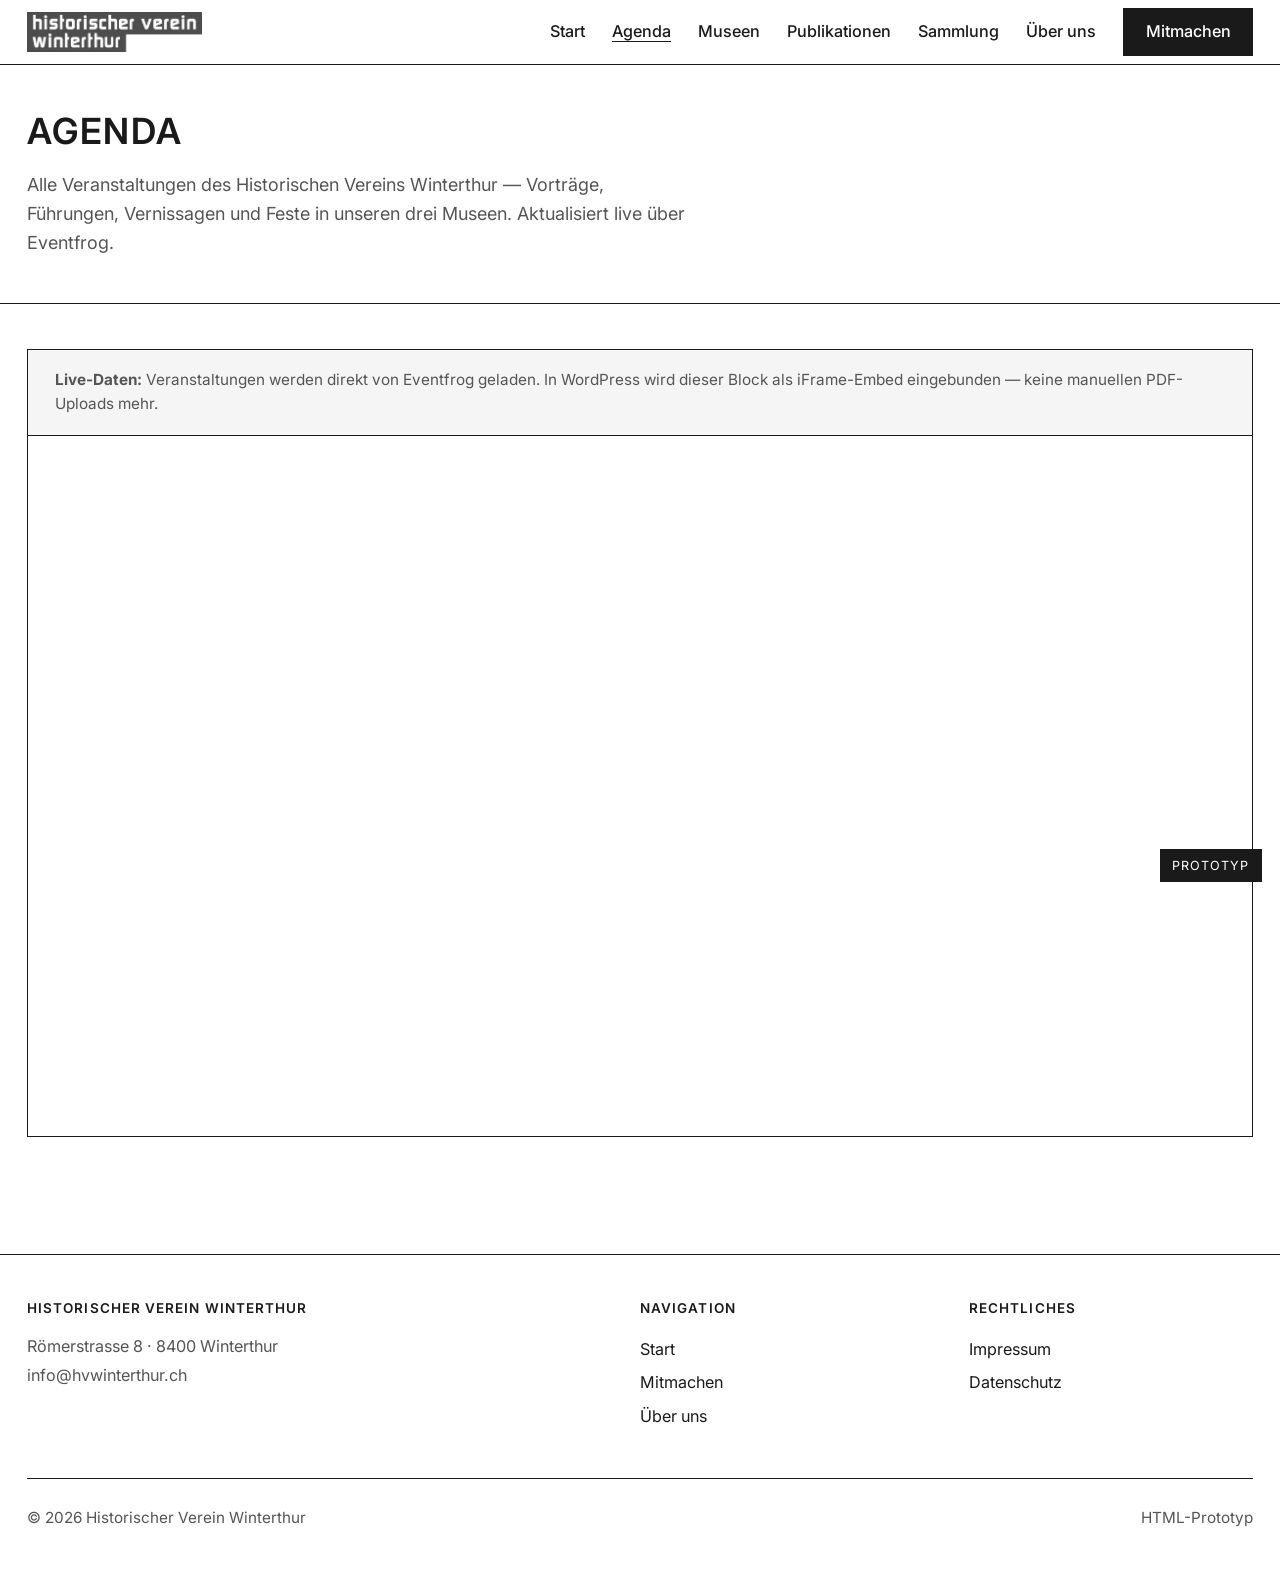
<file: agenda.html>
<!DOCTYPE html>
<html lang="de">
<head>
  <meta charset="UTF-8">
  <meta name="viewport" content="width=device-width, initial-scale=1.0">
  <title>Agenda — Historischer Verein Winterthur</title>
  <link rel="preconnect" href="https://fonts.googleapis.com">
  <link rel="preconnect" href="https://fonts.gstatic.com" crossorigin>
  <link href="https://fonts.googleapis.com/css2?family=Inter:wght@400;500;600;700&display=swap" rel="stylesheet">
  <link rel="stylesheet" href="css/styles.css">
</head>
<body>

  <header class="site-header">
    <div class="container site-header__inner">
      <a href="index.html" class="logo">
        <img src="images/hvw_links%20mit%20Weiss.png" alt="Historischer Verein Winterthur" width="715" height="163">
      </a>

      <nav class="nav-desktop" aria-label="Hauptnavigation">
        <a href="index.html">Start</a>
        <a href="agenda.html" class="is-active">Agenda</a>
        <a href="museen.html">Museen</a>
        <a href="publikationen.html">Publikationen</a>
        <a href="sammlung.html">Sammlung</a>
        <a href="ueber-uns.html">Über uns</a>
        <a href="mitmachen.html" class="btn-cta">Mitmachen</a>
      </nav>

      <button class="nav-toggle" aria-expanded="false" aria-controls="nav-mobile">Menü</button>
    </div>

    <nav id="nav-mobile" class="nav-mobile" aria-label="Mobile Navigation">
      <a href="index.html">Start</a>
      <a href="agenda.html">Agenda</a>
      <a href="museen.html">Museen</a>
      <a href="publikationen.html">Publikationen</a>
      <a href="sammlung.html">Sammlung</a>
      <a href="ueber-uns.html">Über uns</a>
      <a href="zitate.html">Stimmen aus Winterthur</a>
      <a href="mitmachen.html" class="btn-cta">Mitmachen</a>
    </nav>
  </header>

  <main>
    <div class="page-header">
      <div class="container">
        <h1>Agenda</h1>
        <p class="page-header__lead">
          Alle Veranstaltungen des Historischen Vereins Winterthur — Vorträge, Führungen,
          Vernissagen und Feste in unseren drei Museen. Aktualisiert live über Eventfrog.
        </p>
      </div>
    </div>

    <section class="section">
      <div class="container">
        <div class="eventfrog-note">
          <strong>Live-Daten:</strong> Veranstaltungen werden direkt von Eventfrog geladen.
          In WordPress wird dieser Block als iFrame-Embed eingebunden — keine manuellen PDF-Uploads mehr.
        </div>

        <div class="eventfrog-wrapper">
          <script src="https://embed.eventfrog.ch/js/relaunch/embed/embed.js"></script>
          <iframe
            width="100%"
            height="100%"
            style="border: none;"
            title="Veranstaltungen des Historischen Vereins Winterthur"
            src="https://embed.eventfrog.ch/de/events.html?key=78E8E1DA-CCC2-41C9-8C7C-85B14403FAF4&color=60BF00&showSearch=false&disableAddEntry=true&excludeOrgs=false&orgId=4936116&orgId=5116588&orgId=5137433&geoRadius=10">
          </iframe>
        </div>
      </div>
    </section>
  </main>

  <footer class="site-footer">
    <div class="container">
      <div class="site-footer__grid">
        <div>
          <h4>Historischer Verein Winterthur</h4>
          <p style="font-size:0.9rem; color:#555;">
            Römerstrasse 8 · 8400 Winterthur<br>
            <a href="mailto:info@hvwinterthur.ch">info@hvwinterthur.ch</a>
          </p>
        </div>
        <div>
          <h4>Navigation</h4>
          <a href="index.html">Start</a>
          <a href="mitmachen.html">Mitmachen</a>
          <a href="ueber-uns.html">Über uns</a>
        </div>
        <div>
          <h4>Rechtliches</h4>
          <a href="#">Impressum</a>
          <a href="#">Datenschutz</a>
        </div>
      </div>
      <div class="site-footer__bottom">
        <span>© 2026 Historischer Verein Winterthur</span>
        <span>HTML-Prototyp</span>
      </div>
    </div>
  </footer>

  <div class="mobile-sticky" aria-label="Schnellzugriff">
    <a href="mitmachen.html">Mitmachen</a>
    <a href="agenda.html">Agenda</a>
  </div>

  <div class="prototype-badge">Prototyp</div>
  <script src="js/main.js"></script>
</body>
</html>
</file>
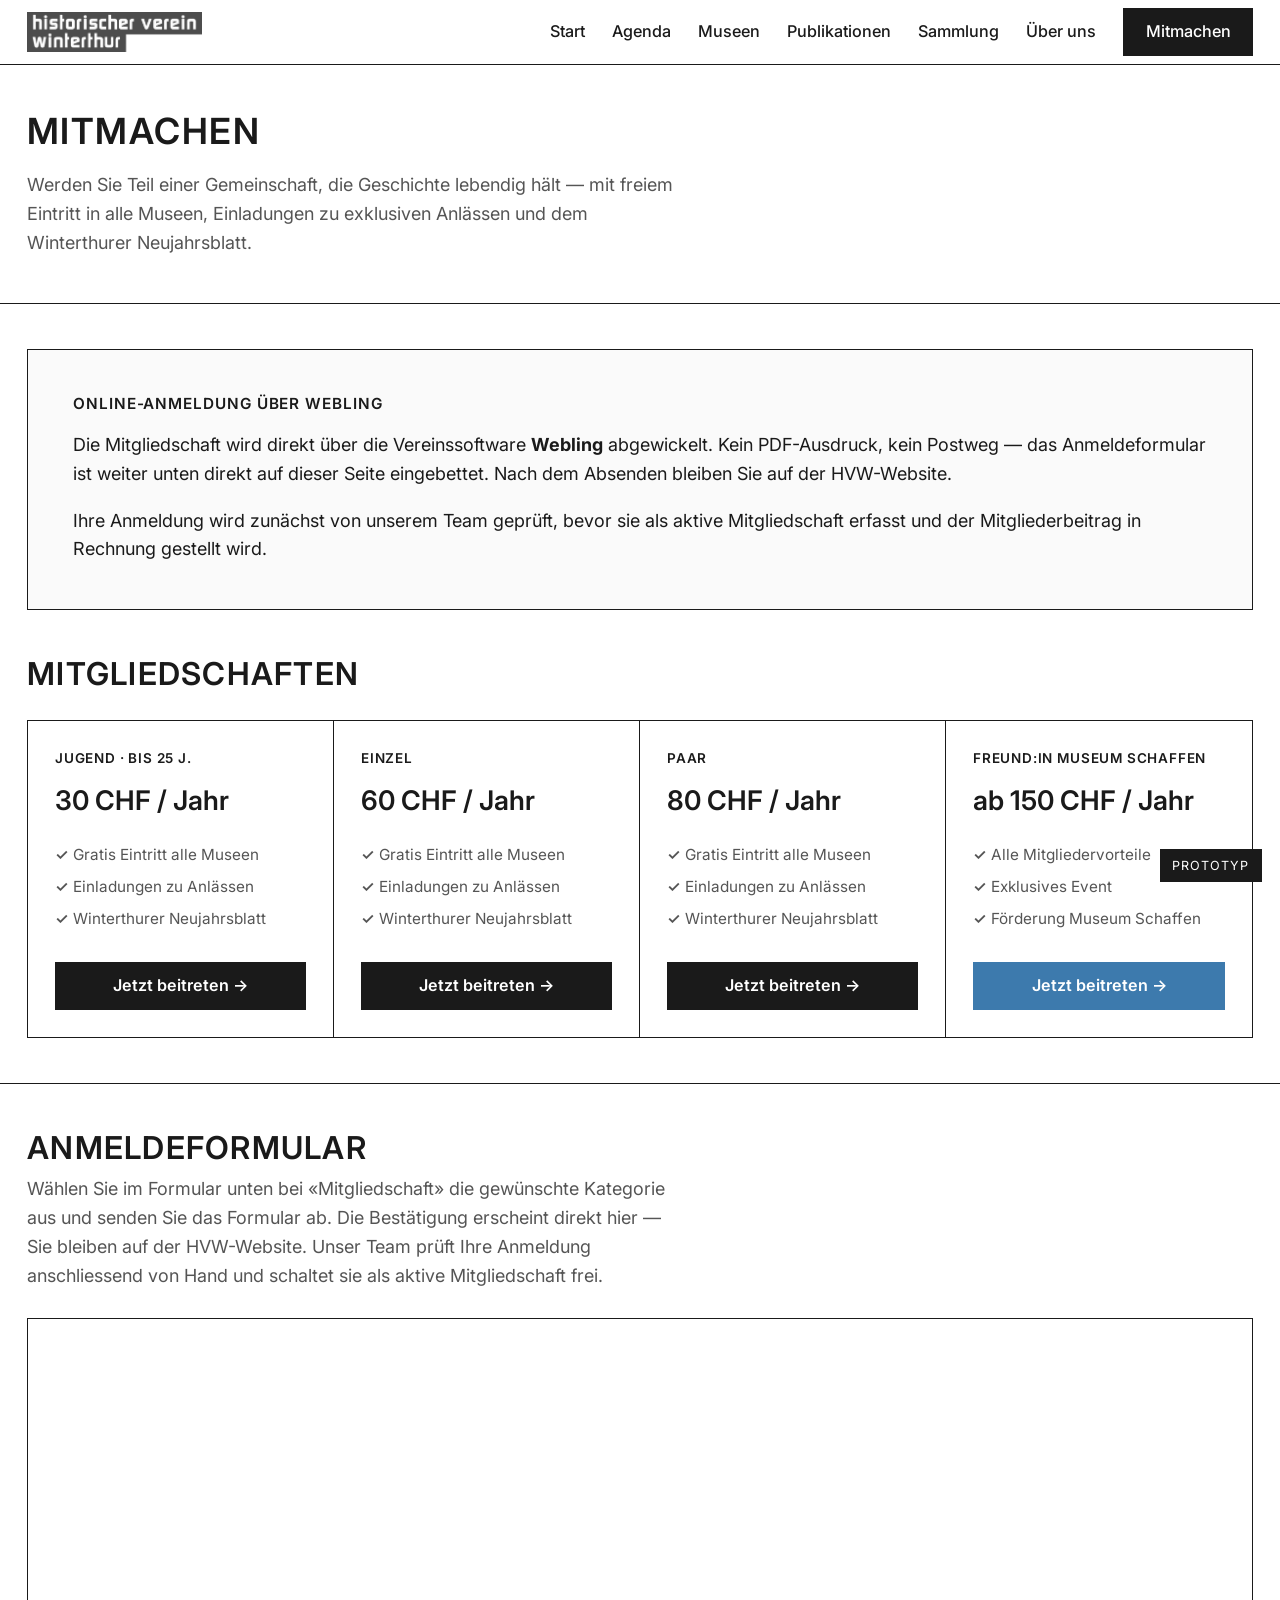
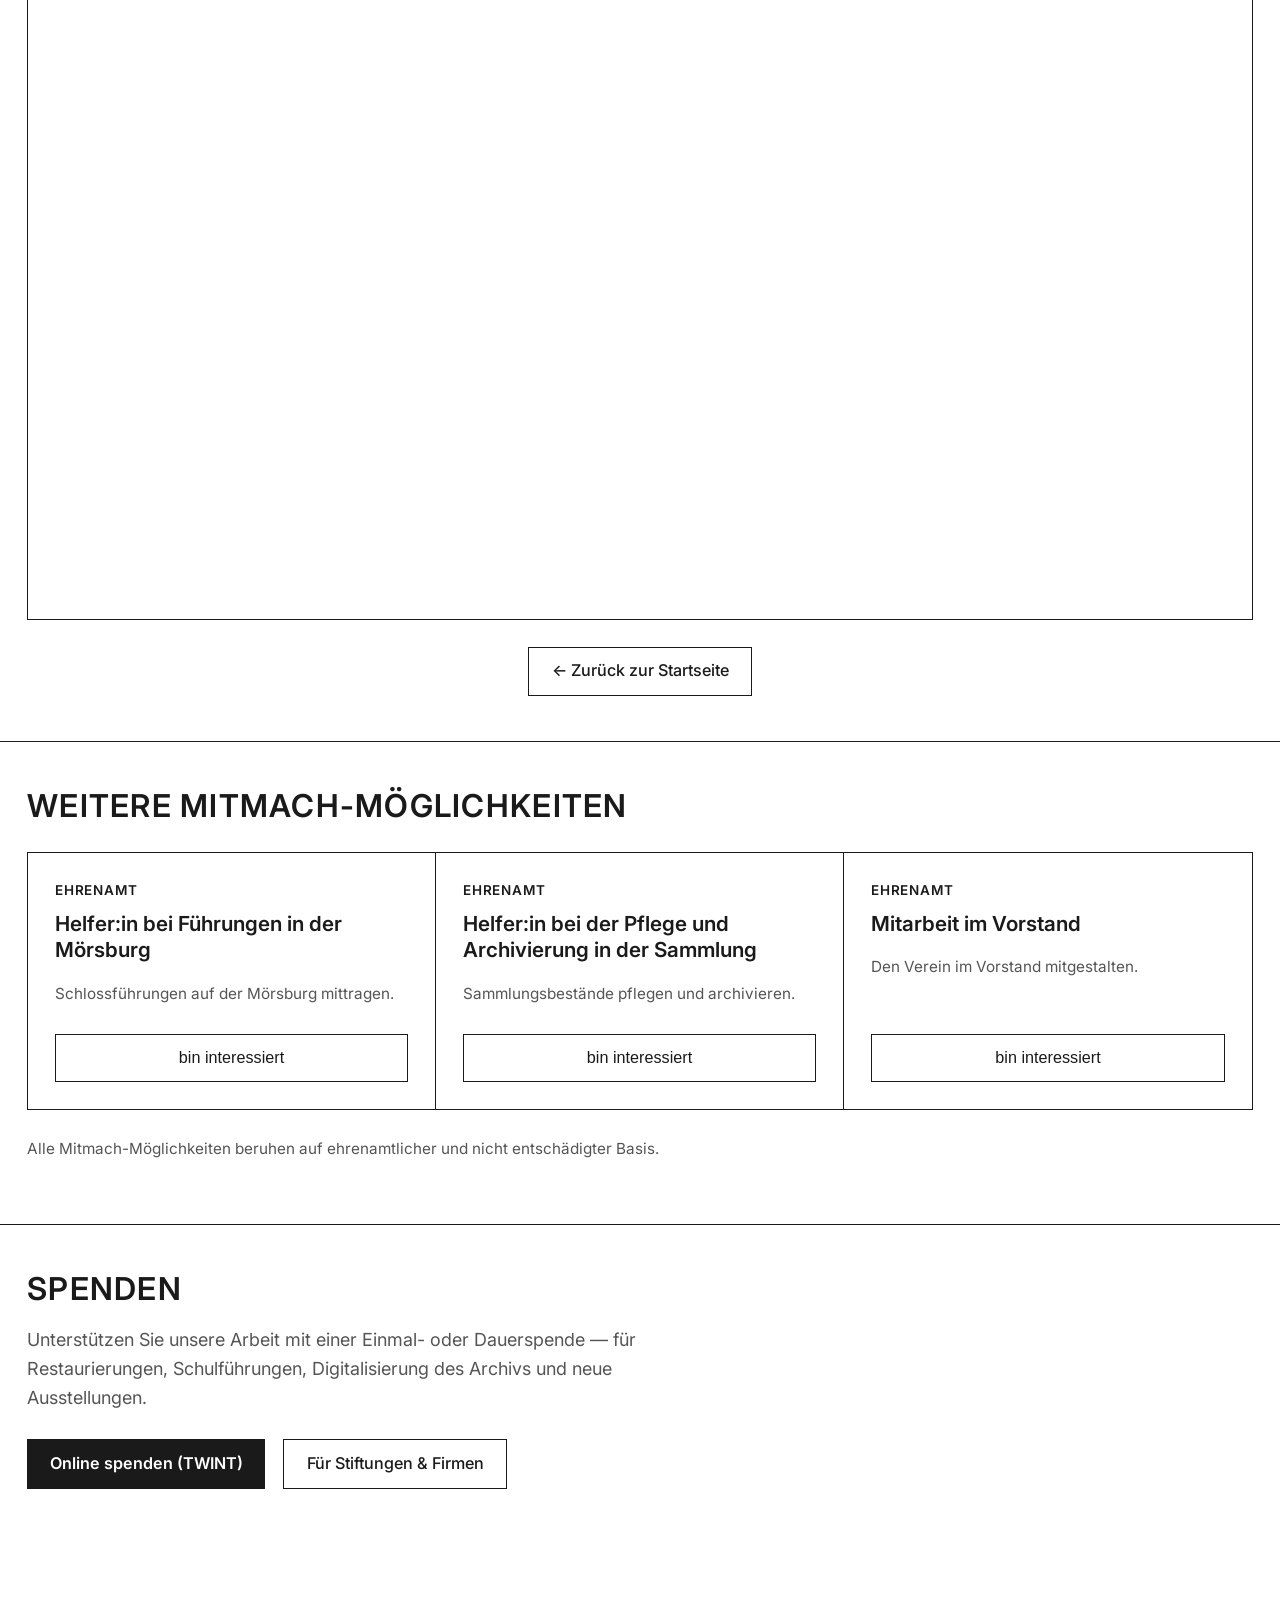
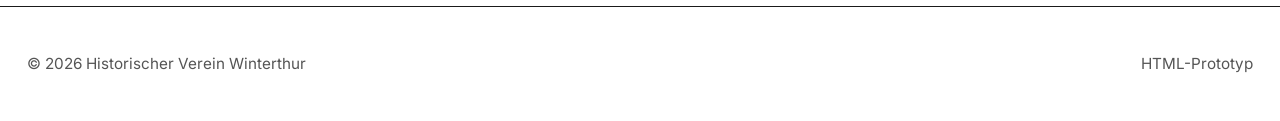
<file: mitmachen.html>
<!DOCTYPE html>
<html lang="de">
<head>
  <meta charset="UTF-8">
  <meta name="viewport" content="width=device-width, initial-scale=1.0">
  <title>Mitmachen — Historischer Verein Winterthur</title>
  <link rel="preconnect" href="https://fonts.googleapis.com">
  <link rel="preconnect" href="https://fonts.gstatic.com" crossorigin>
  <link href="https://fonts.googleapis.com/css2?family=Inter:wght@400;500;600;700&display=swap" rel="stylesheet">
  <link rel="stylesheet" href="css/styles.css">
</head>
<body>

  <header class="site-header">
    <div class="container site-header__inner">
      <a href="index.html" class="logo">
        <img src="images/hvw_links%20mit%20Weiss.png" alt="Historischer Verein Winterthur" width="715" height="163">
      </a>

      <nav class="nav-desktop" aria-label="Hauptnavigation">
        <a href="index.html">Start</a>
        <a href="agenda.html">Agenda</a>
        <a href="museen.html">Museen</a>
        <a href="publikationen.html">Publikationen</a>
        <a href="sammlung.html">Sammlung</a>
        <a href="ueber-uns.html">Über uns</a>
        <a href="mitmachen.html" class="btn-cta is-active">Mitmachen</a>
      </nav>

      <button class="nav-toggle" aria-expanded="false" aria-controls="nav-mobile">Menü</button>
    </div>

    <nav id="nav-mobile" class="nav-mobile" aria-label="Mobile Navigation">
      <a href="index.html">Start</a>
      <a href="agenda.html">Agenda</a>
      <a href="museen.html">Museen</a>
      <a href="publikationen.html">Publikationen</a>
      <a href="sammlung.html">Sammlung</a>
      <a href="ueber-uns.html">Über uns</a>
      <a href="zitate.html">Stimmen aus Winterthur</a>
      <a href="mitmachen.html" class="btn-cta">Mitmachen</a>
    </nav>
  </header>

  <main>
    <div class="page-header">
      <div class="container">
        <h1>Mitmachen</h1>
        <p class="page-header__lead">
          Werden Sie Teil einer Gemeinschaft, die Geschichte lebendig hält — mit freiem Eintritt
          in alle Museen, Einladungen zu exklusiven Anlässen und dem Winterthurer Neujahrsblatt.
        </p>
      </div>
    </div>

    <section class="section">
      <div class="container">
        <div class="info-box">
          <h3>Online-Anmeldung über Webling</h3>
          <p>
            Die Mitgliedschaft wird direkt über die Vereinssoftware <strong>Webling</strong> abgewickelt.
            Kein PDF-Ausdruck, kein Postweg — das Anmeldeformular ist weiter unten direkt auf dieser
            Seite eingebettet. Nach dem Absenden bleiben Sie auf der HVW-Website.
          </p>
          <p>
            Ihre Anmeldung wird zunächst von unserem Team geprüft, bevor sie als aktive Mitgliedschaft
            erfasst und der Mitgliederbeitrag in Rechnung gestellt wird.
          </p>
        </div>

        <h2 style="margin-bottom:1.5rem;">Mitgliedschaften</h2>
        <div class="membership-grid">
          <div class="membership-card" id="jugend">
            <div class="membership-card__type">Jugend · bis 25 J.</div>
            <div class="membership-card__price">30 CHF / Jahr</div>
            <ul class="membership-card__benefits">
              <li>Gratis Eintritt alle Museen</li>
              <li>Einladungen zu Anlässen</li>
              <li>Winterthurer Neujahrsblatt</li>
            </ul>
            <a href="#anmeldeformular" class="btn-cta">
              Jetzt beitreten →
            </a>
          </div>
          <div class="membership-card" id="einzel">
            <div class="membership-card__type">Einzel</div>
            <div class="membership-card__price">60 CHF / Jahr</div>
            <ul class="membership-card__benefits">
              <li>Gratis Eintritt alle Museen</li>
              <li>Einladungen zu Anlässen</li>
              <li>Winterthurer Neujahrsblatt</li>
            </ul>
            <a href="#anmeldeformular" class="btn-cta">
              Jetzt beitreten →
            </a>
          </div>
          <div class="membership-card" id="paar">
            <div class="membership-card__type">Paar</div>
            <div class="membership-card__price">80 CHF / Jahr</div>
            <ul class="membership-card__benefits">
              <li>Gratis Eintritt alle Museen</li>
              <li>Einladungen zu Anlässen</li>
              <li>Winterthurer Neujahrsblatt</li>
            </ul>
            <a href="#anmeldeformular" class="btn-cta">
              Jetzt beitreten →
            </a>
          </div>
          <div class="membership-card" id="freund">
            <div class="membership-card__type">Freund:in Museum Schaffen</div>
            <div class="membership-card__price">ab 150 CHF / Jahr</div>
            <ul class="membership-card__benefits">
              <li>Alle Mitgliedervorteile</li>
              <li>Exklusives Event</li>
              <li>Förderung Museum Schaffen</li>
            </ul>
            <a href="#anmeldeformular" class="btn-cta btn-cta--accent">
              Jetzt beitreten →
            </a>
          </div>
        </div>
      </div>
    </section>

    <section class="section grid-line" id="anmeldeformular">
      <div class="container">
        <h2 style="margin-bottom:0.5rem;">Anmeldeformular</h2>
        <p style="color:#555; max-width:60ch; margin-bottom:1.5rem;">
          Wählen Sie im Formular unten bei «Mitgliedschaft» die gewünschte Kategorie aus und senden
          Sie das Formular ab. Die Bestätigung erscheint direkt hier — Sie bleiben auf der
          HVW-Website. Unser Team prüft Ihre Anmeldung anschliessend von Hand und schaltet sie als
          aktive Mitgliedschaft frei.
        </p>
        <div class="webling-embed">
          <iframe
            title="Anmeldeformular Historischer Verein Winterthur (Webling)"
            src="https://hvwinterthur.webling.ch/forms/memberform/d9e980cf304ee928a7e5"
            loading="lazy">
          </iframe>
        </div>
        <div class="webling-embed__back">
          <a href="index.html" class="btn-secondary">← Zurück zur Startseite</a>
        </div>
      </div>
    </section>

    <section class="section grid-line" id="weitere-mitmach-moeglichkeiten">
      <div class="container">
        <h2 style="margin-bottom:1.5rem;">Weitere Mitmach-Möglichkeiten</h2>
        <div class="membership-grid volunteer-options">
          <div class="membership-card">
            <div class="membership-card__type">Ehrenamt</div>
            <div class="volunteer-option__title">Helfer:in bei Führungen in der Mörsburg</div>
            <p class="volunteer-option__lead">Schlossführungen auf der Mörsburg mittragen.</p>
            <button
              type="button"
              class="btn-secondary volunteer-open"
              data-subject="Mitmachen: Helfer:in bei Führungen in der Mörsburg"
              aria-controls="volunteer-form-panel">
              bin interessiert
            </button>
          </div>
          <div class="membership-card">
            <div class="membership-card__type">Ehrenamt</div>
            <div class="volunteer-option__title">Helfer:in bei der Pflege und Archivierung in der Sammlung</div>
            <p class="volunteer-option__lead">Sammlungsbestände pflegen und archivieren.</p>
            <button
              type="button"
              class="btn-secondary volunteer-open"
              data-subject="Mitmachen: Helfer:in bei der Pflege und Archivierung in der Sammlung"
              aria-controls="volunteer-form-panel">
              bin interessiert
            </button>
          </div>
          <div class="membership-card">
            <div class="membership-card__type">Ehrenamt</div>
            <div class="volunteer-option__title">Mitarbeit im Vorstand</div>
            <p class="volunteer-option__lead">Den Verein im Vorstand mitgestalten.</p>
            <button
              type="button"
              class="btn-secondary volunteer-open"
              data-subject="Mitmachen: Mitarbeit im Vorstand"
              aria-controls="volunteer-form-panel">
              bin interessiert
            </button>
          </div>
        </div>

        <div class="volunteer-form-panel" id="volunteer-form-panel" hidden>
          <h3 class="volunteer-form-panel__title" id="volunteer-form-title"></h3>
          <form class="volunteer-form">
            <div class="volunteer-form__fields">
              <label>
                <span>Vorname</span>
                <input type="text" name="vorname" required autocomplete="given-name">
              </label>
              <label>
                <span>Name</span>
                <input type="text" name="name" required autocomplete="family-name">
              </label>
              <label>
                <span>E-Mail</span>
                <input type="email" name="email" required autocomplete="email">
              </label>
              <label>
                <span>Telefonnummer</span>
                <input type="tel" name="telefon" required autocomplete="tel">
              </label>
              <label class="volunteer-form__span">
                <span>Beste Erreichbarkeit</span>
                <input type="text" name="erreichbarkeit" required placeholder="z. B. Werktags ab 17 Uhr">
              </label>
            </div>
            <div class="volunteer-form__actions">
              <button type="submit" class="btn-cta">Absenden</button>
              <button type="button" class="btn-secondary volunteer-form-cancel">Abbrechen</button>
            </div>
          </form>
        </div>
        <p class="volunteer-note">
          Alle Mitmach-Möglichkeiten beruhen auf ehrenamtlicher und nicht entschädigter Basis.
        </p>
      </div>
    </section>

    <section class="section grid-line">
      <div class="container">
        <h2 style="margin-bottom:1rem;">Spenden</h2>
        <p style="color:#555; max-width:60ch; margin-bottom:1.5rem;">
          Unterstützen Sie unsere Arbeit mit einer Einmal- oder Dauerspende — für Restaurierungen,
          Schulführungen, Digitalisierung des Archivs und neue Ausstellungen.
        </p>
        <div class="hero__actions">
          <a href="https://hvwinterthur.webling.ch" class="btn-cta" target="_blank" rel="noopener">
            Online spenden (TWINT)
          </a>
          <a href="ueber-uns.html#geldgeber" class="btn-secondary">Für Stiftungen &amp; Firmen</a>
        </div>
      </div>
    </section>
  </main>

  <footer class="site-footer">
    <div class="container">
      <div class="site-footer__bottom" style="margin-top:0; padding-top:0; border:none;">
        <span>© 2026 Historischer Verein Winterthur</span>
        <span>HTML-Prototyp</span>
      </div>
    </div>
  </footer>

  <div class="mobile-sticky" aria-label="Schnellzugriff">
    <a href="mitmachen.html">Mitmachen</a>
    <a href="agenda.html">Agenda</a>
  </div>

  <div class="prototype-badge">Prototyp</div>
  <script src="js/main.js"></script>
</body>
</html>
</file>
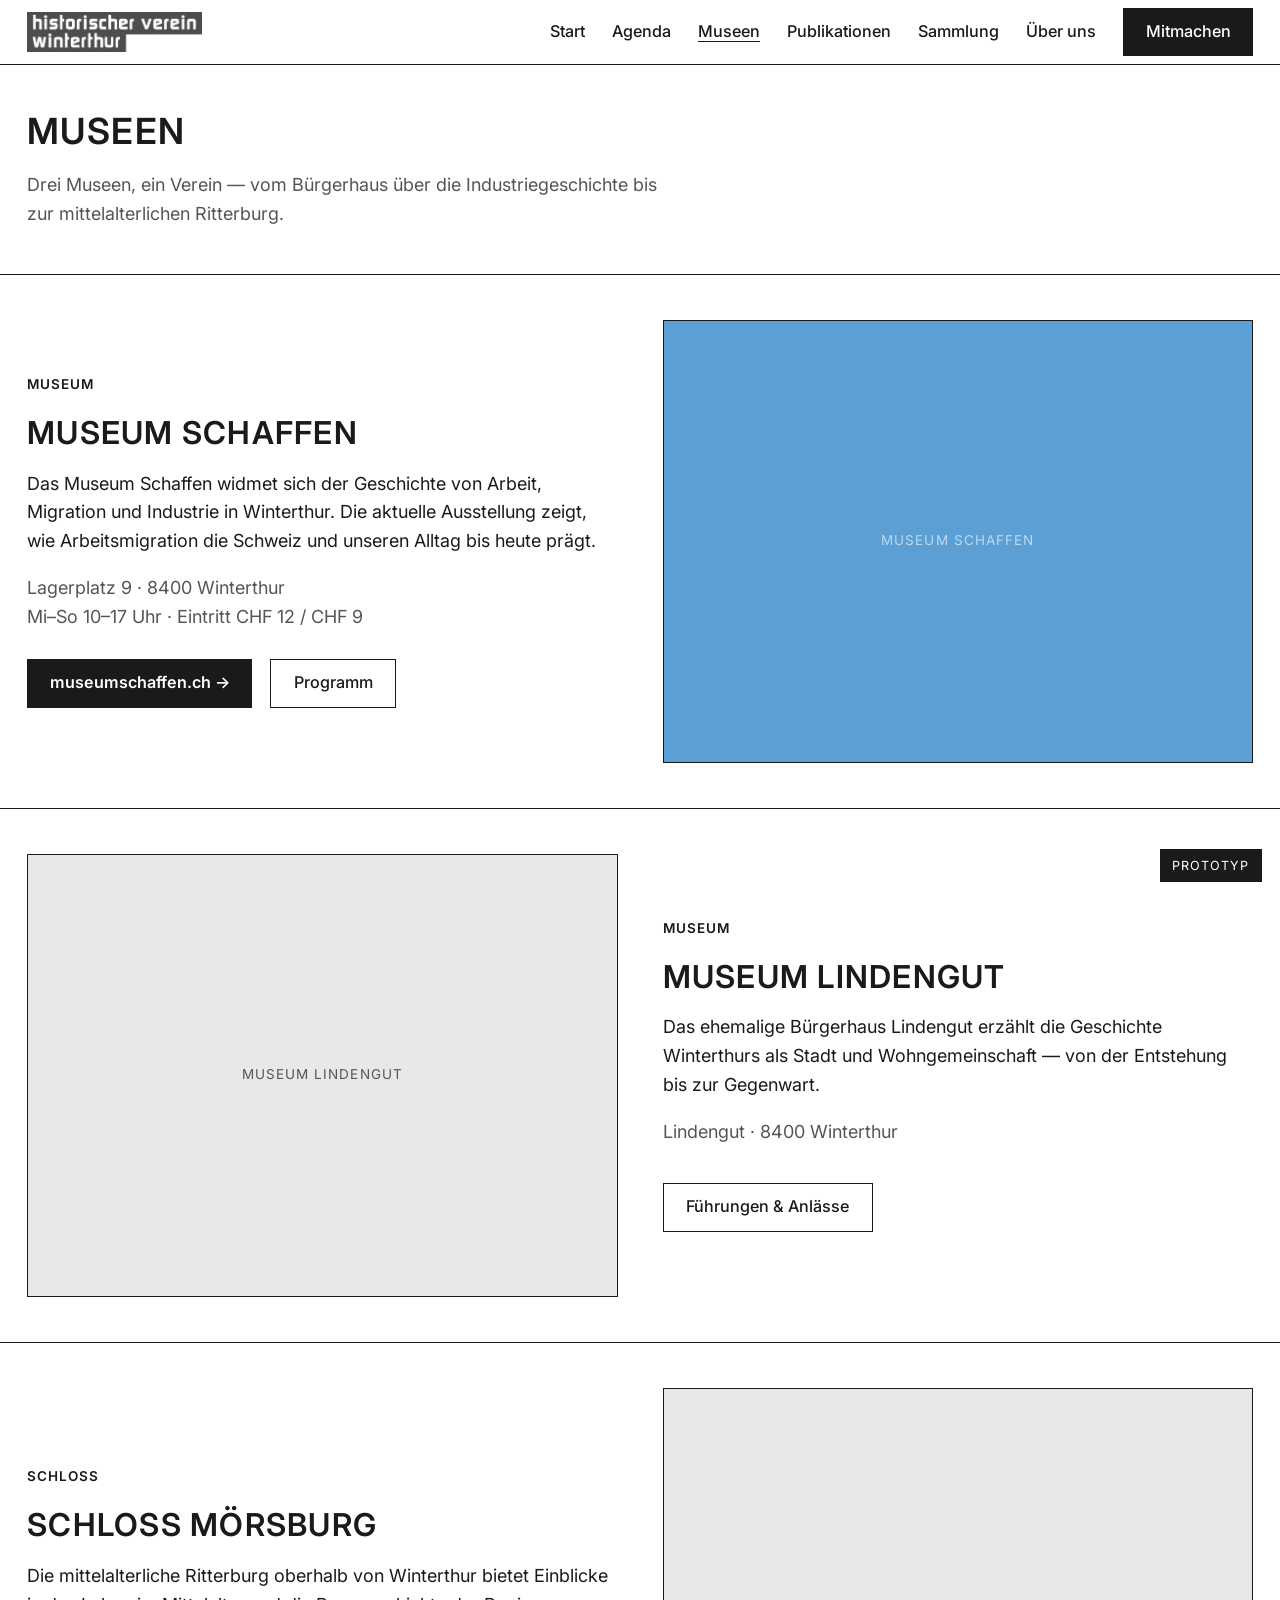
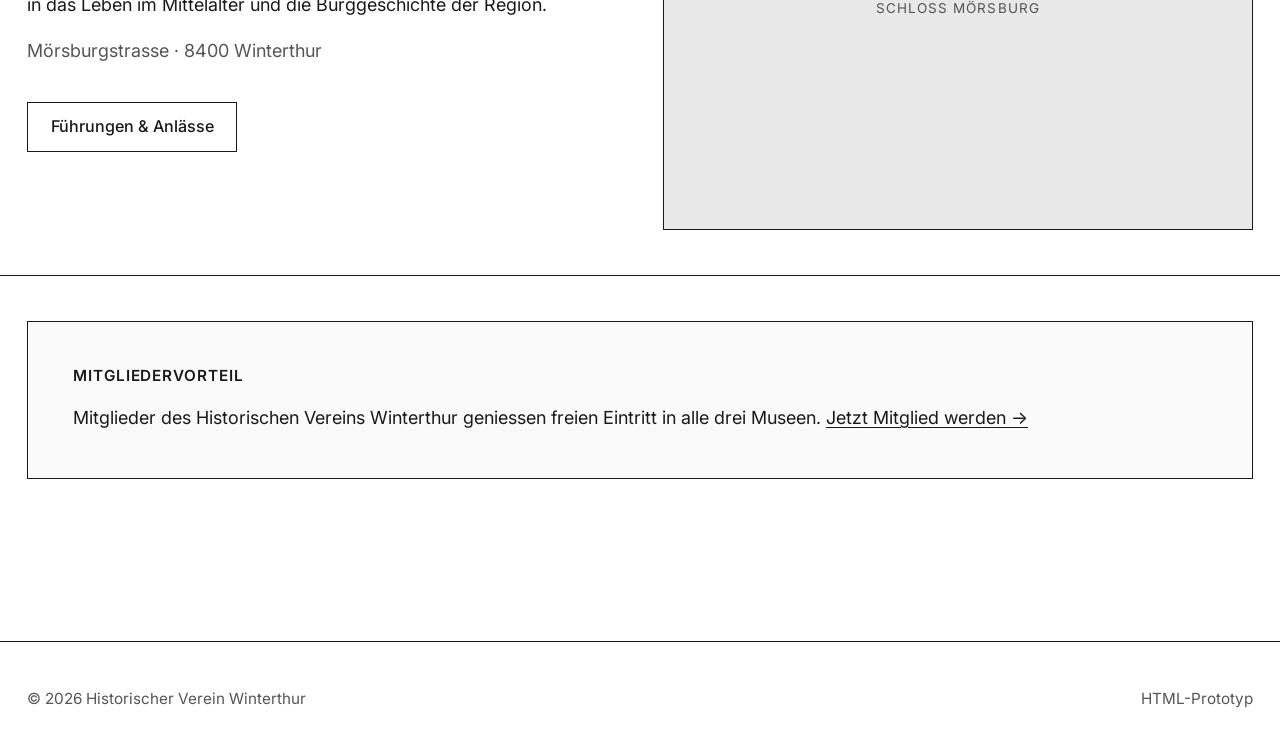
<file: museen.html>
<!DOCTYPE html>
<html lang="de">
<head>
  <meta charset="UTF-8">
  <meta name="viewport" content="width=device-width, initial-scale=1.0">
  <title>Museen — Historischer Verein Winterthur</title>
  <link rel="preconnect" href="https://fonts.googleapis.com">
  <link rel="preconnect" href="https://fonts.gstatic.com" crossorigin>
  <link href="https://fonts.googleapis.com/css2?family=Inter:wght@400;500;600;700&display=swap" rel="stylesheet">
  <link rel="stylesheet" href="css/styles.css">
</head>
<body>

  <header class="site-header">
    <div class="container site-header__inner">
      <a href="index.html" class="logo">
        <img src="images/hvw_links%20mit%20Weiss.png" alt="Historischer Verein Winterthur" width="715" height="163">
      </a>

      <nav class="nav-desktop" aria-label="Hauptnavigation">
        <a href="index.html">Start</a>
        <a href="agenda.html">Agenda</a>
        <a href="museen.html" class="is-active">Museen</a>
        <a href="publikationen.html">Publikationen</a>
        <a href="sammlung.html">Sammlung</a>
        <a href="ueber-uns.html">Über uns</a>
        <a href="mitmachen.html" class="btn-cta">Mitmachen</a>
      </nav>

      <button class="nav-toggle" aria-expanded="false" aria-controls="nav-mobile">Menü</button>
    </div>

    <nav id="nav-mobile" class="nav-mobile" aria-label="Mobile Navigation">
      <a href="index.html">Start</a>
      <a href="agenda.html">Agenda</a>
      <a href="museen.html">Museen</a>
      <a href="publikationen.html">Publikationen</a>
      <a href="sammlung.html">Sammlung</a>
      <a href="ueber-uns.html">Über uns</a>
      <a href="zitate.html">Stimmen aus Winterthur</a>
      <a href="mitmachen.html" class="btn-cta">Mitmachen</a>
    </nav>
  </header>

  <main>
    <div class="page-header">
      <div class="container">
        <h1>Museen</h1>
        <p class="page-header__lead">
          Drei Museen, ein Verein — vom Bürgerhaus über die Industriegeschichte
          bis zur mittelalterlichen Ritterburg.
        </p>
      </div>
    </div>

    <section class="section" id="schaffen">
      <div class="container">
        <div class="two-col" style="align-items:center;">
          <div>
            <p class="section-label">Museum</p>
            <h2>Museum Schaffen</h2>
            <p>
              Das Museum Schaffen widmet sich der Geschichte von Arbeit, Migration und Industrie
              in Winterthur. Die aktuelle Ausstellung zeigt, wie Arbeitsmigration die Schweiz
              und unseren Alltag bis heute prägt.
            </p>
            <p style="color:#555;">
              Lagerplatz 9 · 8400 Winterthur<br>
              Mi–So 10–17 Uhr · Eintritt CHF 12 / CHF 9
            </p>
            <div class="hero__actions" style="margin-top:1.5rem;">
              <a href="https://www.museumschaffen.ch" class="btn-cta" target="_blank" rel="noopener">
                museumschaffen.ch →
              </a>
              <a href="agenda.html" class="btn-secondary">Programm</a>
            </div>
          </div>
          <div>
            <div style="aspect-ratio:4/3; background:var(--color-accent); display:flex; align-items:center; justify-content:center; font-size:0.75rem; text-transform:uppercase; letter-spacing:0.08em; color:rgba(255,255,255,0.6); border:1px solid #1a1a1a;">
              Museum Schaffen
            </div>
          </div>
        </div>
      </div>
    </section>

    <section class="section grid-line" id="lindengut">
      <div class="container">
        <div class="two-col" style="align-items:center;">
          <div>
            <div style="aspect-ratio:4/3; background:#e8e8e8; display:flex; align-items:center; justify-content:center; font-size:0.75rem; text-transform:uppercase; letter-spacing:0.08em; color:#555; border:1px solid #1a1a1a;">
              Museum Lindengut
            </div>
          </div>
          <div>
            <p class="section-label">Museum</p>
            <h2>Museum Lindengut</h2>
            <p>
              Das ehemalige Bürgerhaus Lindengut erzählt die Geschichte Winterthurs als Stadt
              und Wohngemeinschaft — von der Entstehung bis zur Gegenwart.
            </p>
            <p style="color:#555;">
              Lindengut · 8400 Winterthur
            </p>
            <a href="agenda.html" class="btn-secondary" style="margin-top:1rem;">Führungen &amp; Anlässe</a>
          </div>
        </div>
      </div>
    </section>

    <section class="section grid-line" id="moersburg">
      <div class="container">
        <div class="two-col" style="align-items:center;">
          <div>
            <p class="section-label">Schloss</p>
            <h2>Schloss Mörsburg</h2>
            <p>
              Die mittelalterliche Ritterburg oberhalb von Winterthur bietet Einblicke
              in das Leben im Mittelalter und die Burggeschichte der Region.
            </p>
            <p style="color:#555;">
              Mörsburgstrasse · 8400 Winterthur
            </p>
            <a href="agenda.html" class="btn-secondary" style="margin-top:1rem;">Führungen &amp; Anlässe</a>
          </div>
          <div>
            <div style="aspect-ratio:4/3; background:#e8e8e8; display:flex; align-items:center; justify-content:center; font-size:0.75rem; text-transform:uppercase; letter-spacing:0.08em; color:#555; border:1px solid #1a1a1a;">
              Schloss Mörsburg
            </div>
          </div>
        </div>
      </div>
    </section>

    <section class="section grid-line">
      <div class="container">
        <div class="info-box">
          <h3>Mitgliedervorteil</h3>
          <p>
            Mitglieder des Historischen Vereins Winterthur geniessen freien Eintritt in alle drei Museen.
            <a href="mitmachen.html">Jetzt Mitglied werden →</a>
          </p>
        </div>
      </div>
    </section>
  </main>

  <footer class="site-footer">
    <div class="container">
      <div class="site-footer__bottom" style="margin-top:0; padding-top:0; border:none;">
        <span>© 2026 Historischer Verein Winterthur</span>
        <span>HTML-Prototyp</span>
      </div>
    </div>
  </footer>

  <div class="mobile-sticky" aria-label="Schnellzugriff">
    <a href="mitmachen.html">Mitmachen</a>
    <a href="agenda.html">Agenda</a>
  </div>

  <div class="prototype-badge">Prototyp</div>
  <script src="js/main.js"></script>
</body>
</html>
</file>
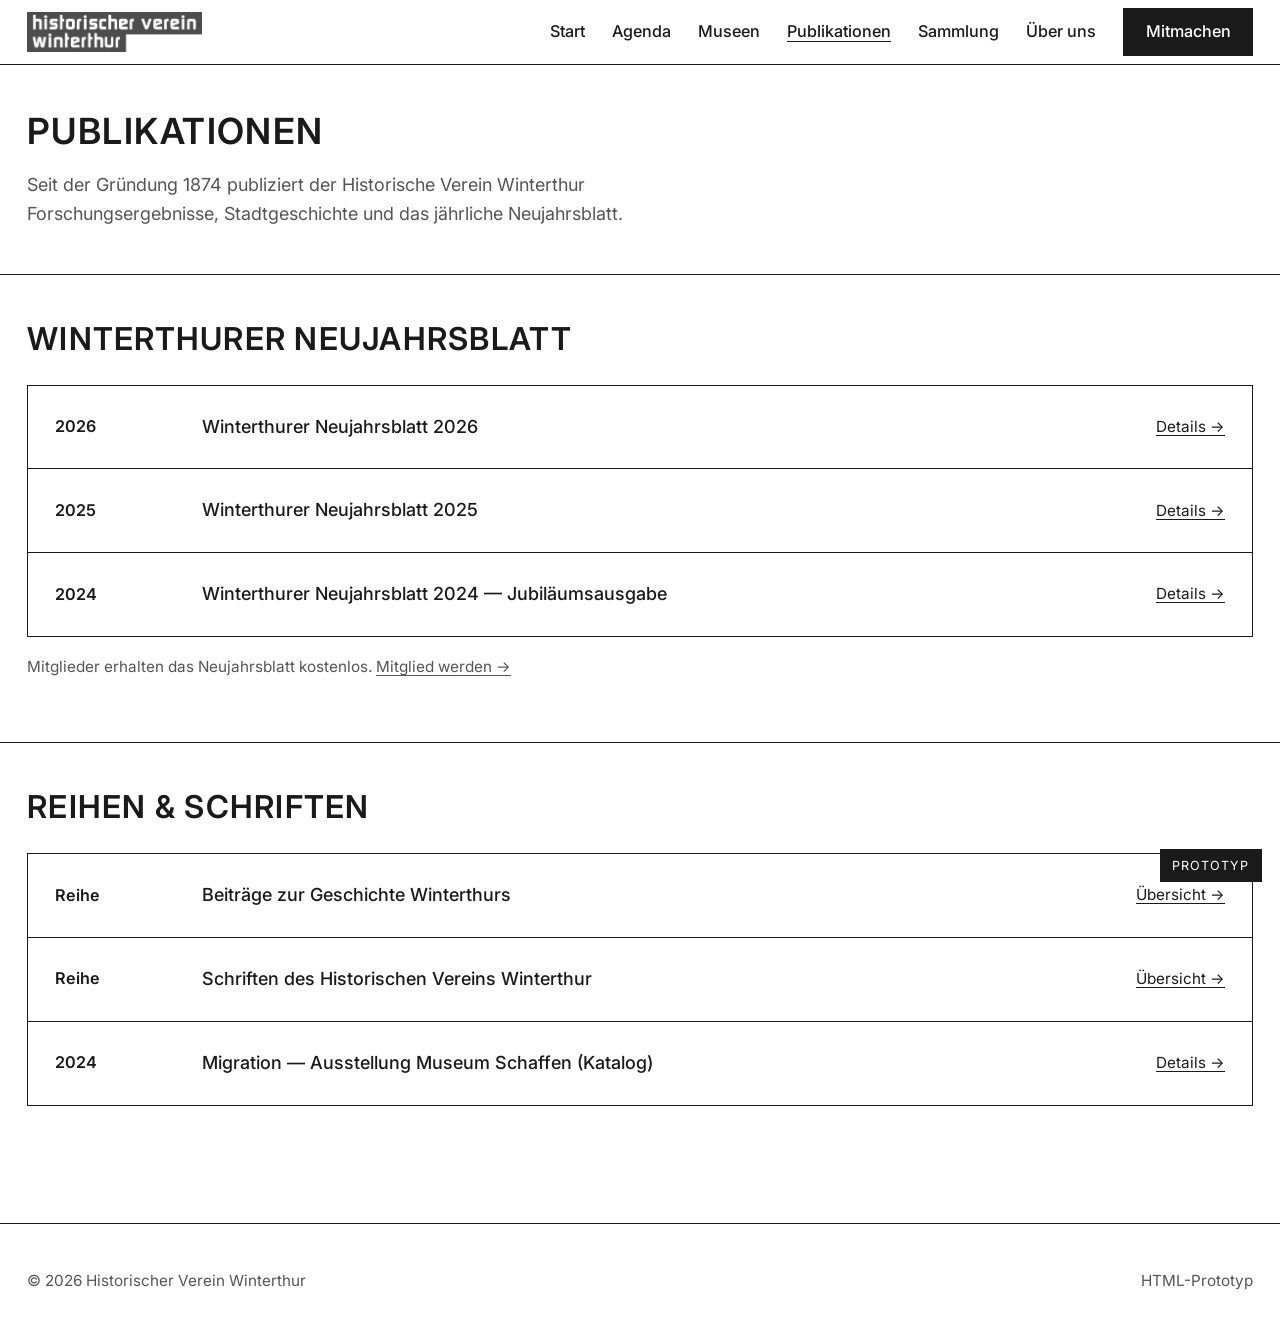
<file: publikationen.html>
<!DOCTYPE html>
<html lang="de">
<head>
  <meta charset="UTF-8">
  <meta name="viewport" content="width=device-width, initial-scale=1.0">
  <title>Publikationen — Historischer Verein Winterthur</title>
  <link rel="preconnect" href="https://fonts.googleapis.com">
  <link rel="preconnect" href="https://fonts.gstatic.com" crossorigin>
  <link href="https://fonts.googleapis.com/css2?family=Inter:wght@400;500;600;700&display=swap" rel="stylesheet">
  <link rel="stylesheet" href="css/styles.css">
</head>
<body>

  <header class="site-header">
    <div class="container site-header__inner">
      <a href="index.html" class="logo">
        <img src="images/hvw_links%20mit%20Weiss.png" alt="Historischer Verein Winterthur" width="715" height="163">
      </a>

      <nav class="nav-desktop" aria-label="Hauptnavigation">
        <a href="index.html">Start</a>
        <a href="agenda.html">Agenda</a>
        <a href="museen.html">Museen</a>
        <a href="publikationen.html" class="is-active">Publikationen</a>
        <a href="sammlung.html">Sammlung</a>
        <a href="ueber-uns.html">Über uns</a>
        <a href="mitmachen.html" class="btn-cta">Mitmachen</a>
      </nav>

      <button class="nav-toggle" aria-expanded="false" aria-controls="nav-mobile">Menü</button>
    </div>

    <nav id="nav-mobile" class="nav-mobile" aria-label="Mobile Navigation">
      <a href="index.html">Start</a>
      <a href="agenda.html">Agenda</a>
      <a href="museen.html">Museen</a>
      <a href="publikationen.html">Publikationen</a>
      <a href="sammlung.html">Sammlung</a>
      <a href="ueber-uns.html">Über uns</a>
      <a href="zitate.html">Stimmen aus Winterthur</a>
      <a href="mitmachen.html" class="btn-cta">Mitmachen</a>
    </nav>
  </header>

  <main>
    <div class="page-header">
      <div class="container">
        <h1>Publikationen</h1>
        <p class="page-header__lead">
          Seit der Gründung 1874 publiziert der Historische Verein Winterthur
          Forschungsergebnisse, Stadtgeschichte und das jährliche Neujahrsblatt.
        </p>
      </div>
    </div>

    <section class="section">
      <div class="container">
        <h2 style="margin-bottom:1.5rem;">Winterthurer Neujahrsblatt</h2>
        <div class="pub-list">
          <div class="pub-item">
            <div class="pub-item__year">2026</div>
            <div class="pub-item__title">Winterthurer Neujahrsblatt 2026</div>
            <a href="#" class="pub-item__link">Details →</a>
          </div>
          <div class="pub-item">
            <div class="pub-item__year">2025</div>
            <div class="pub-item__title">Winterthurer Neujahrsblatt 2025</div>
            <a href="#" class="pub-item__link">Details →</a>
          </div>
          <div class="pub-item">
            <div class="pub-item__year">2024</div>
            <div class="pub-item__title">Winterthurer Neujahrsblatt 2024 — Jubiläumsausgabe</div>
            <a href="#" class="pub-item__link">Details →</a>
          </div>
        </div>
        <p style="margin-top:1rem; font-size:0.85rem; color:#555;">
          Mitglieder erhalten das Neujahrsblatt kostenlos.
          <a href="mitmachen.html">Mitglied werden →</a>
        </p>
      </div>
    </section>

    <section class="section grid-line">
      <div class="container">
        <h2 style="margin-bottom:1.5rem;">Reihen &amp; Schriften</h2>
        <div class="pub-list">
          <div class="pub-item">
            <div class="pub-item__year">Reihe</div>
            <div class="pub-item__title">Beiträge zur Geschichte Winterthurs</div>
            <a href="#" class="pub-item__link">Übersicht →</a>
          </div>
          <div class="pub-item">
            <div class="pub-item__year">Reihe</div>
            <div class="pub-item__title">Schriften des Historischen Vereins Winterthur</div>
            <a href="#" class="pub-item__link">Übersicht →</a>
          </div>
          <div class="pub-item">
            <div class="pub-item__year">2024</div>
            <div class="pub-item__title">Migration — Ausstellung Museum Schaffen (Katalog)</div>
            <a href="#" class="pub-item__link">Details →</a>
          </div>
        </div>
      </div>
    </section>
  </main>

  <footer class="site-footer">
    <div class="container">
      <div class="site-footer__bottom" style="margin-top:0; padding-top:0; border:none;">
        <span>© 2026 Historischer Verein Winterthur</span>
        <span>HTML-Prototyp</span>
      </div>
    </div>
  </footer>

  <div class="mobile-sticky" aria-label="Schnellzugriff">
    <a href="mitmachen.html">Mitmachen</a>
    <a href="agenda.html">Agenda</a>
  </div>

  <div class="prototype-badge">Prototyp</div>
  <script src="js/main.js"></script>
</body>
</html>
</file>
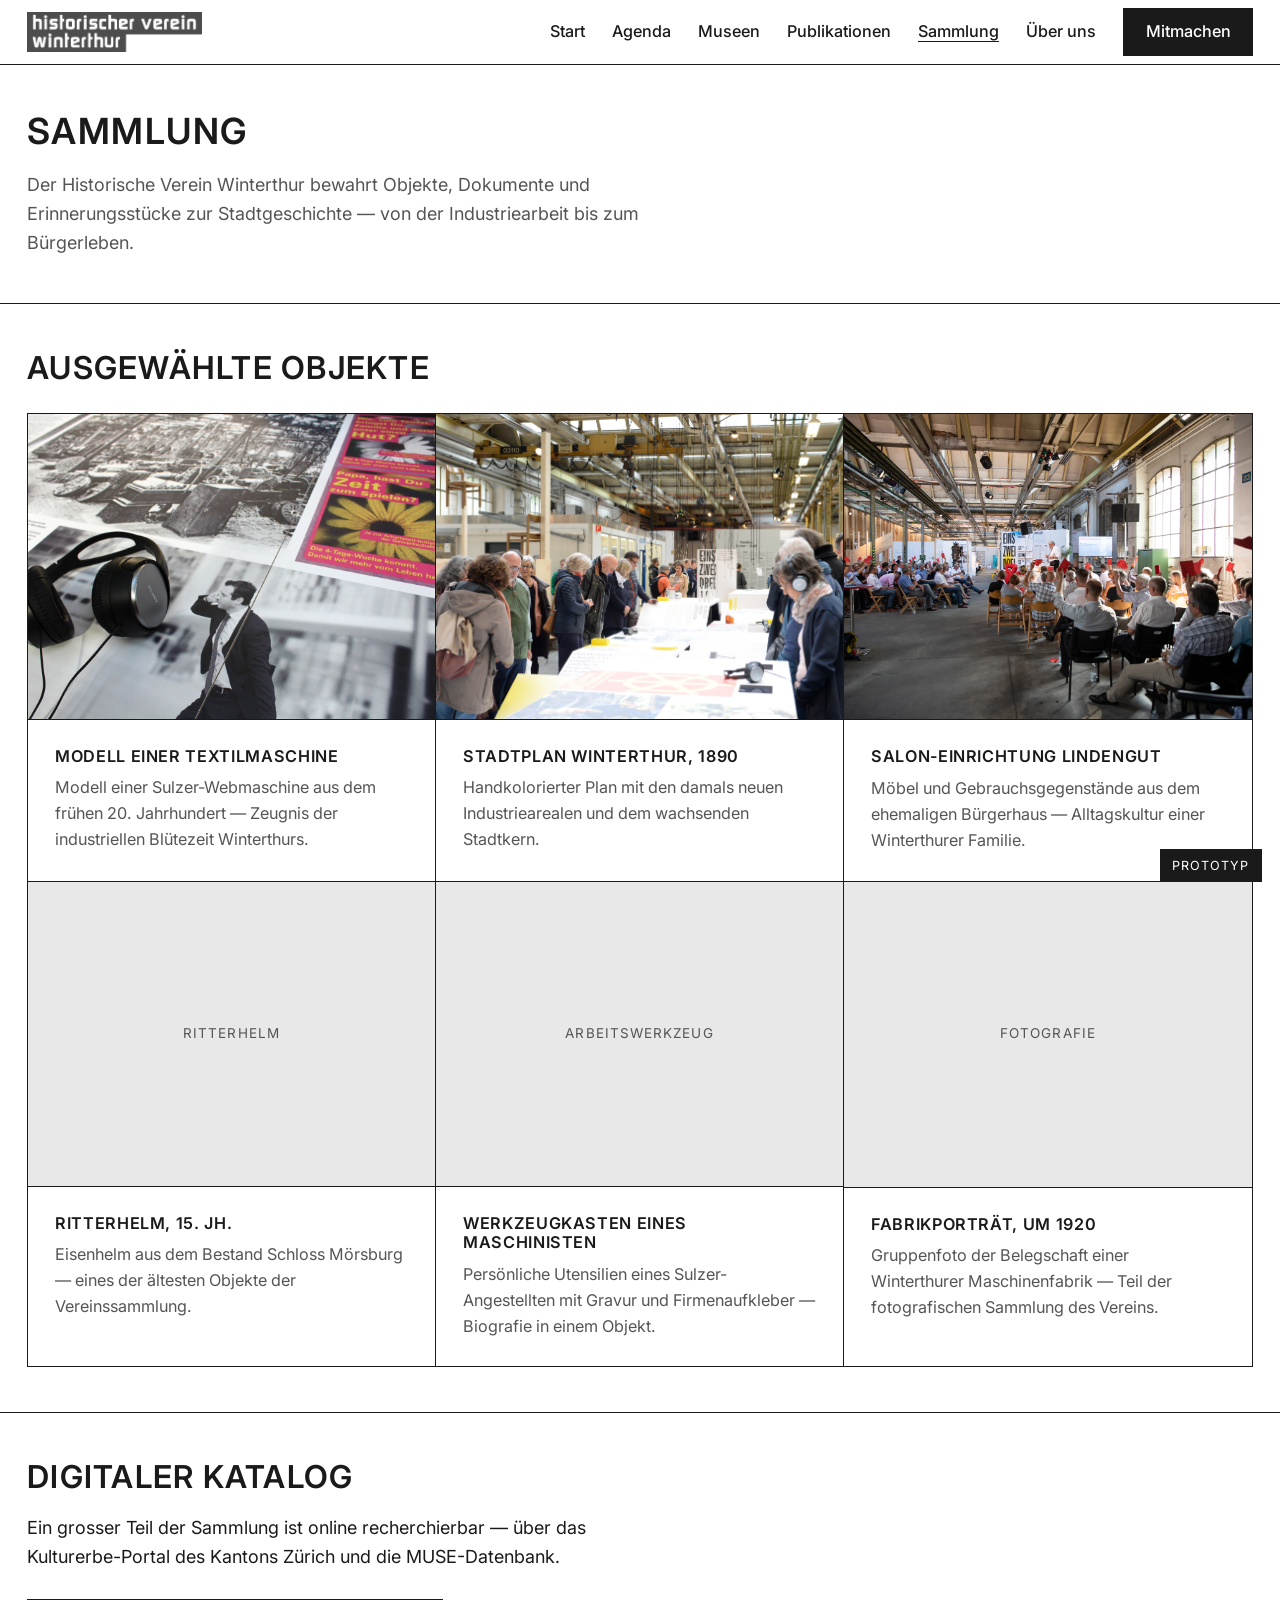
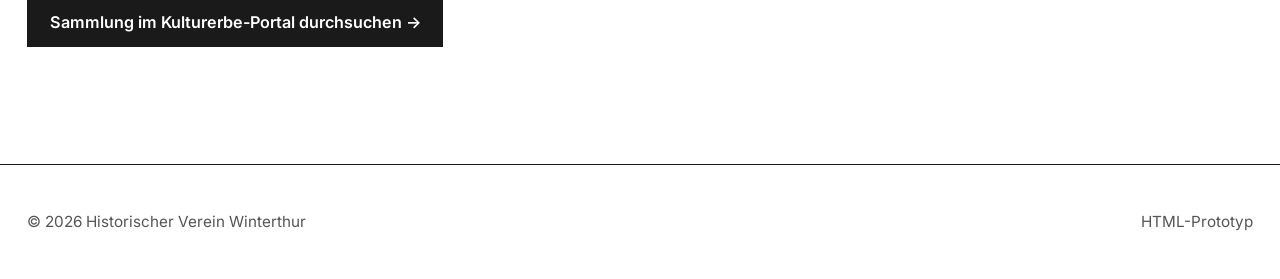
<file: sammlung.html>
<!DOCTYPE html>
<html lang="de">
<head>
  <meta charset="UTF-8">
  <meta name="viewport" content="width=device-width, initial-scale=1.0">
  <title>Sammlung — Historischer Verein Winterthur</title>
  <link rel="preconnect" href="https://fonts.googleapis.com">
  <link rel="preconnect" href="https://fonts.gstatic.com" crossorigin>
  <link href="https://fonts.googleapis.com/css2?family=Inter:wght@400;500;600;700&display=swap" rel="stylesheet">
  <link rel="stylesheet" href="css/styles.css">
</head>
<body>

  <header class="site-header">
    <div class="container site-header__inner">
      <a href="index.html" class="logo">
        <img src="images/hvw_links%20mit%20Weiss.png" alt="Historischer Verein Winterthur" width="715" height="163">
      </a>

      <nav class="nav-desktop" aria-label="Hauptnavigation">
        <a href="index.html">Start</a>
        <a href="agenda.html">Agenda</a>
        <a href="museen.html">Museen</a>
        <a href="publikationen.html">Publikationen</a>
        <a href="sammlung.html" class="is-active">Sammlung</a>
        <a href="ueber-uns.html">Über uns</a>
        <a href="mitmachen.html" class="btn-cta">Mitmachen</a>
      </nav>

      <button class="nav-toggle" aria-expanded="false" aria-controls="nav-mobile">Menü</button>
    </div>

    <nav id="nav-mobile" class="nav-mobile" aria-label="Mobile Navigation">
      <a href="index.html">Start</a>
      <a href="agenda.html">Agenda</a>
      <a href="museen.html">Museen</a>
      <a href="publikationen.html">Publikationen</a>
      <a href="sammlung.html">Sammlung</a>
      <a href="ueber-uns.html">Über uns</a>
      <a href="zitate.html">Stimmen aus Winterthur</a>
      <a href="mitmachen.html" class="btn-cta">Mitmachen</a>
    </nav>
  </header>

  <main>
    <div class="page-header">
      <div class="container">
        <h1>Sammlung</h1>
        <p class="page-header__lead">
          Der Historische Verein Winterthur bewahrt Objekte, Dokumente und Erinnerungsstücke
          zur Stadtgeschichte — von der Industriearbeit bis zum Bürgerleben.
        </p>
      </div>
    </div>

    <section class="section">
      <div class="container">
        <h2 style="margin-bottom:1.5rem;">Ausgewählte Objekte</h2>
        <div class="collection-grid">
          <article class="collection-card">
            <div class="collection-card__img">
              <img src="images/sammlung-ausstellung.jpg" alt="Industriemodell einer Textilmaschine">
            </div>
            <div class="collection-card__body">
              <h3 class="collection-card__title">Modell einer Textilmaschine</h3>
              <p class="collection-card__desc">
                Modell einer Sulzer-Webmaschine aus dem frühen 20. Jahrhundert — Zeugnis
                der industriellen Blütezeit Winterthurs.
              </p>
            </div>
          </article>

          <article class="collection-card">
            <div class="collection-card__img">
              <img src="images/sammlung-titelbild.jpg" alt="Stadtplan von Winterthur">
            </div>
            <div class="collection-card__body">
              <h3 class="collection-card__title">Stadtplan Winterthur, 1890</h3>
              <p class="collection-card__desc">
                Handkolorierter Plan mit den damals neuen Industriearealen und dem
                wachsenden Stadtkern.
              </p>
            </div>
          </article>

          <article class="collection-card">
            <div class="collection-card__img">
              <img src="images/sammlung-house.jpg" alt="Einrichtungsgegenstand aus dem Bürgerhaus">
            </div>
            <div class="collection-card__body">
              <h3 class="collection-card__title">Salon-Einrichtung Lindengut</h3>
              <p class="collection-card__desc">
                Möbel und Gebrauchsgegenstände aus dem ehemaligen Bürgerhaus — Alltagskultur
                einer Winterthurer Familie.
              </p>
            </div>
          </article>

          <article class="collection-card">
            <div class="collection-card__img collection-card__img--placeholder">
              Ritterhelm
            </div>
            <div class="collection-card__body">
              <h3 class="collection-card__title">Ritterhelm, 15. Jh.</h3>
              <p class="collection-card__desc">
                Eisenhelm aus dem Bestand Schloss Mörsburg — eines der ältesten Objekte
                der Vereinssammlung.
              </p>
            </div>
          </article>

          <article class="collection-card">
            <div class="collection-card__img collection-card__img--placeholder">
              Arbeitswerkzeug
            </div>
            <div class="collection-card__body">
              <h3 class="collection-card__title">Werkzeugkasten eines Maschinisten</h3>
              <p class="collection-card__desc">
                Persönliche Utensilien eines Sulzer-Angestellten mit Gravur und
                Firmenaufkleber — Biografie in einem Objekt.
              </p>
            </div>
          </article>

          <article class="collection-card">
            <div class="collection-card__img collection-card__img--placeholder">
              Fotografie
            </div>
            <div class="collection-card__body">
              <h3 class="collection-card__title">Fabrikporträt, um 1920</h3>
              <p class="collection-card__desc">
                Gruppenfoto der Belegschaft einer Winterthurer Maschinenfabrik —
                Teil der fotografischen Sammlung des Vereins.
              </p>
            </div>
          </article>
        </div>
      </div>
    </section>

    <section class="section grid-line">
      <div class="container">
        <h2 style="margin-bottom:1rem;">Digitaler Katalog</h2>
        <p style="max-width:640px; margin-bottom:1.5rem;">
          Ein grosser Teil der Sammlung ist online recherchierbar — über das
          Kulturerbe-Portal des Kantons Zürich und die MUSE-Datenbank.
        </p>
        <a href="https://www.muse-um-zuerich.ch/kulturerbezh/" class="btn-cta" target="_blank" rel="noopener">
          Sammlung im Kulturerbe-Portal durchsuchen →
        </a>
      </div>
    </section>
  </main>

  <footer class="site-footer">
    <div class="container">
      <div class="site-footer__bottom" style="margin-top:0; padding-top:0; border:none;">
        <span>© 2026 Historischer Verein Winterthur</span>
        <span>HTML-Prototyp</span>
      </div>
    </div>
  </footer>

  <div class="mobile-sticky" aria-label="Schnellzugriff">
    <a href="mitmachen.html">Mitmachen</a>
    <a href="agenda.html">Agenda</a>
  </div>

  <div class="prototype-badge">Prototyp</div>
  <script src="js/main.js"></script>
</body>
</html>
</file>
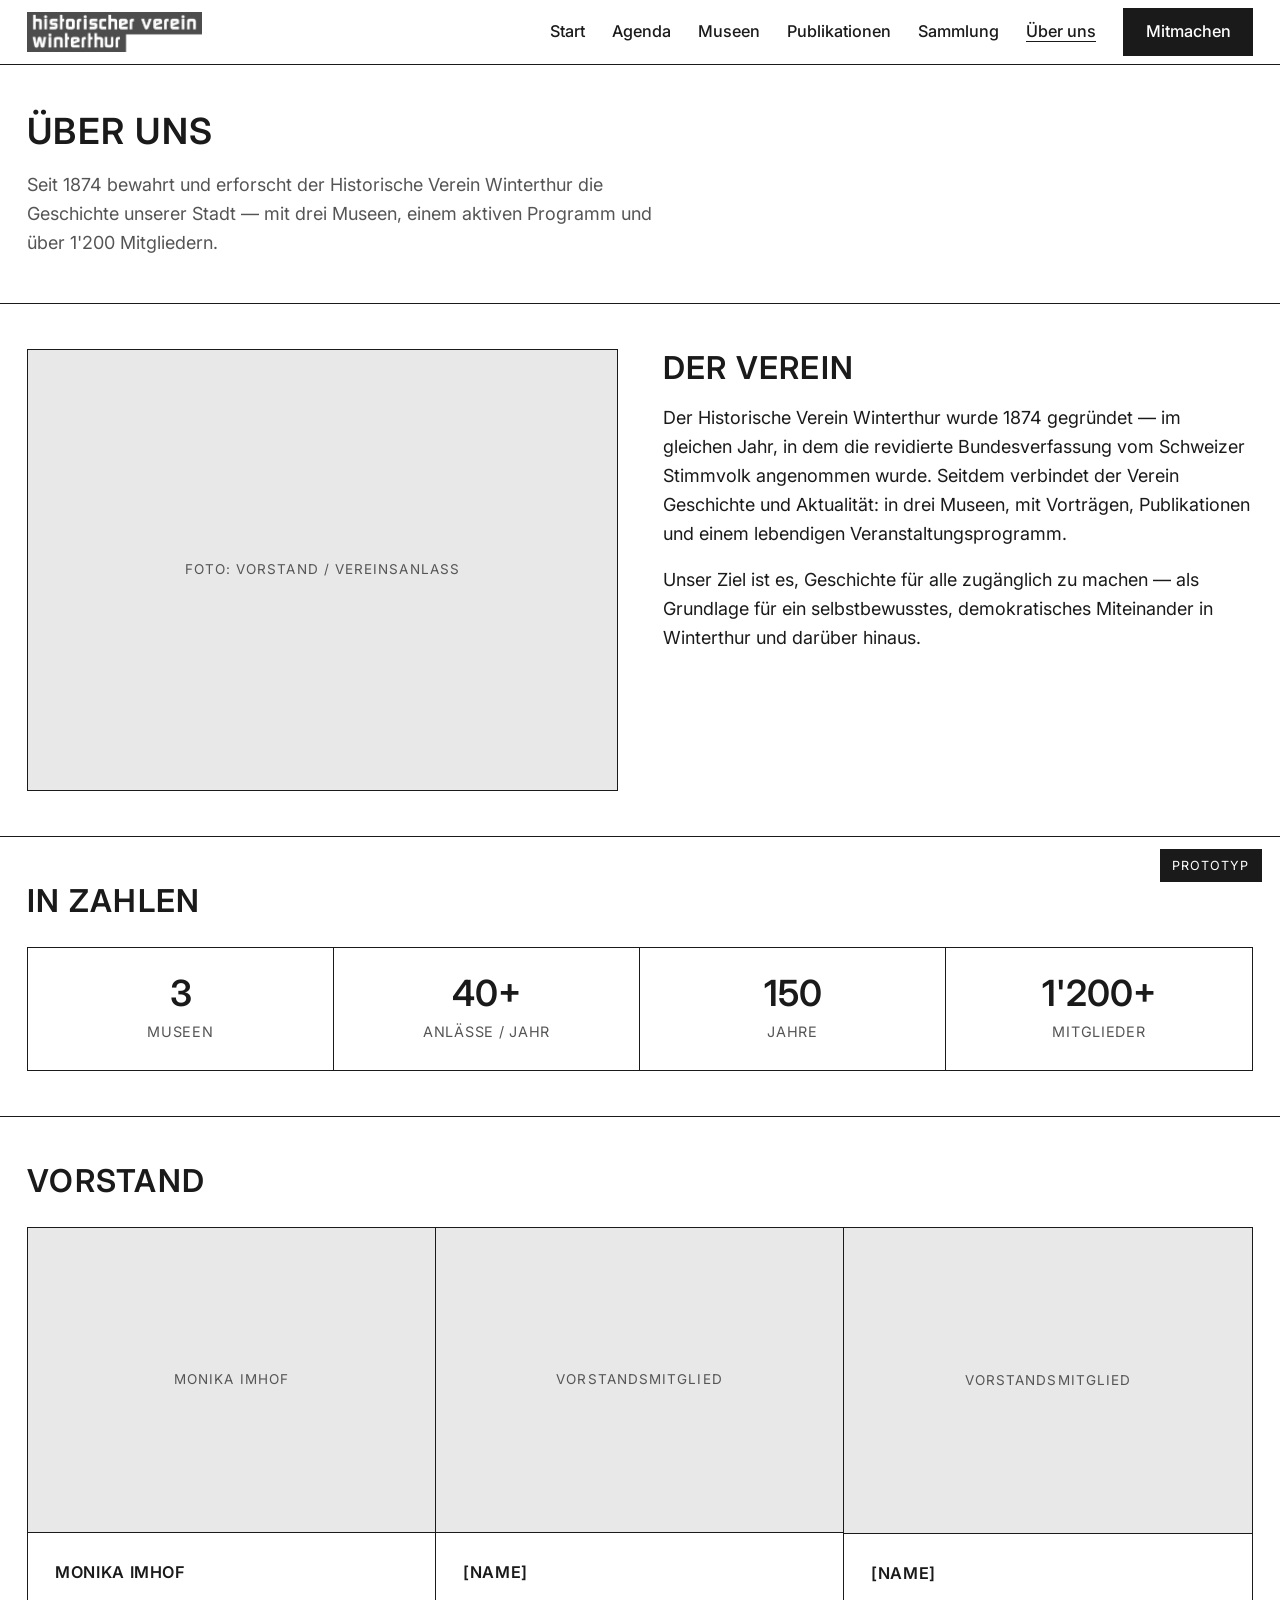
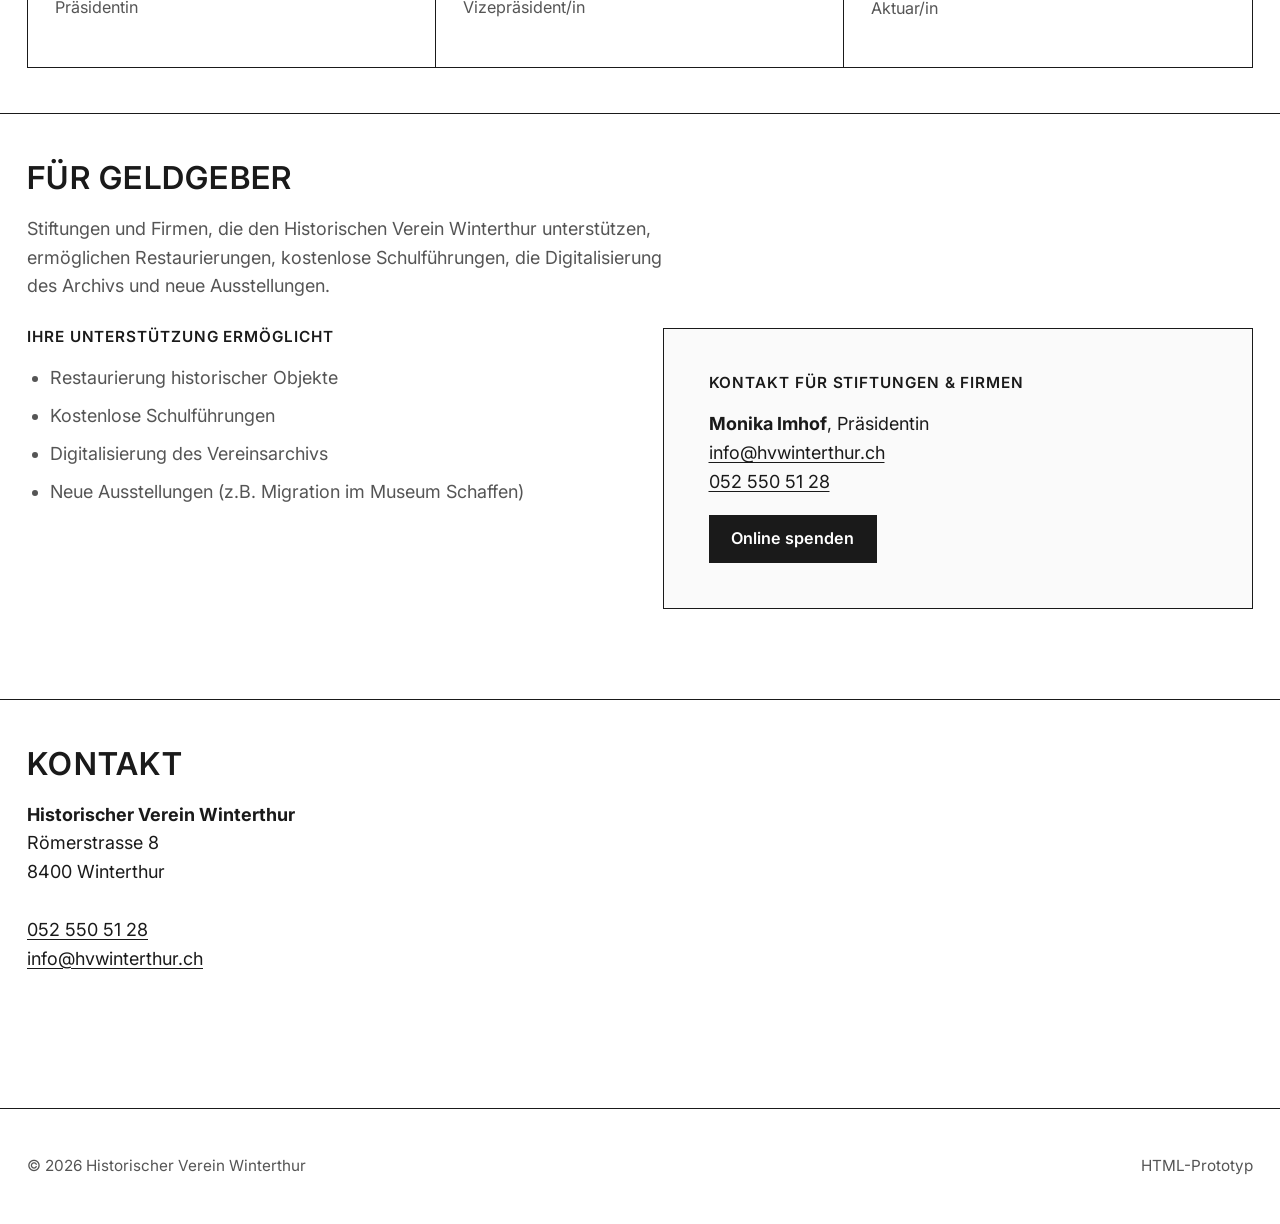
<file: ueber-uns.html>
<!DOCTYPE html>
<html lang="de">
<head>
  <meta charset="UTF-8">
  <meta name="viewport" content="width=device-width, initial-scale=1.0">
  <title>Über uns — Historischer Verein Winterthur</title>
  <link rel="preconnect" href="https://fonts.googleapis.com">
  <link rel="preconnect" href="https://fonts.gstatic.com" crossorigin>
  <link href="https://fonts.googleapis.com/css2?family=Inter:wght@400;500;600;700&display=swap" rel="stylesheet">
  <link rel="stylesheet" href="css/styles.css">
</head>
<body>

  <header class="site-header">
    <div class="container site-header__inner">
      <a href="index.html" class="logo">
        <img src="images/hvw_links%20mit%20Weiss.png" alt="Historischer Verein Winterthur" width="715" height="163">
      </a>

      <nav class="nav-desktop" aria-label="Hauptnavigation">
        <a href="index.html">Start</a>
        <a href="agenda.html">Agenda</a>
        <a href="museen.html">Museen</a>
        <a href="publikationen.html">Publikationen</a>
        <a href="sammlung.html">Sammlung</a>
        <a href="ueber-uns.html" class="is-active">Über uns</a>
        <a href="mitmachen.html" class="btn-cta">Mitmachen</a>
      </nav>

      <button class="nav-toggle" aria-expanded="false" aria-controls="nav-mobile">Menü</button>
    </div>

    <nav id="nav-mobile" class="nav-mobile" aria-label="Mobile Navigation">
      <a href="index.html">Start</a>
      <a href="agenda.html">Agenda</a>
      <a href="museen.html">Museen</a>
      <a href="publikationen.html">Publikationen</a>
      <a href="sammlung.html">Sammlung</a>
      <a href="ueber-uns.html">Über uns</a>
      <a href="zitate.html">Stimmen aus Winterthur</a>
      <a href="mitmachen.html" class="btn-cta">Mitmachen</a>
    </nav>
  </header>

  <main>
    <div class="page-header">
      <div class="container">
        <h1>Über uns</h1>
        <p class="page-header__lead">
          Seit 1874 bewahrt und erforscht der Historische Verein Winterthur die Geschichte
          unserer Stadt — mit drei Museen, einem aktiven Programm und über 1'200 Mitgliedern.
        </p>
      </div>
    </div>

    <section class="section">
      <div class="container">
        <div class="two-col">
          <div>
            <div style="aspect-ratio:4/3; background:#e8e8e8; display:flex; align-items:center; justify-content:center; font-size:0.75rem; text-transform:uppercase; letter-spacing:0.08em; color:#555; border:1px solid #1a1a1a;">
              Foto: Vorstand / Vereinsanlass
            </div>
          </div>
          <div>
            <h2>Der Verein</h2>
            <p>
              Der Historische Verein Winterthur wurde 1874 gegründet — im gleichen Jahr, in dem
              die revidierte Bundesverfassung vom Schweizer Stimmvolk angenommen wurde. Seitdem
              verbindet der Verein Geschichte und Aktualität: in drei Museen, mit Vorträgen,
              Publikationen und einem lebendigen Veranstaltungsprogramm.
            </p>
            <p>
              Unser Ziel ist es, Geschichte für alle zugänglich zu machen — als Grundlage
              für ein selbstbewusstes, demokratisches Miteinander in Winterthur und darüber hinaus.
            </p>
          </div>
        </div>
      </div>
    </section>

    <section class="section grid-line">
      <div class="container">
        <h2 style="margin-bottom:1.5rem;">In Zahlen</h2>
        <div class="stats-row">
          <div class="stat-item">
            <div class="stat-item__number">3</div>
            <div class="stat-item__label">Museen</div>
          </div>
          <div class="stat-item">
            <div class="stat-item__number">40+</div>
            <div class="stat-item__label">Anlässe / Jahr</div>
          </div>
          <div class="stat-item">
            <div class="stat-item__number">150</div>
            <div class="stat-item__label">Jahre</div>
          </div>
          <div class="stat-item">
            <div class="stat-item__number">1'200+</div>
            <div class="stat-item__label">Mitglieder</div>
          </div>
        </div>
      </div>
    </section>

    <section class="section grid-line">
      <div class="container">
        <h2 style="margin-bottom:1.5rem;">Vorstand</h2>
        <div class="museums-grid">
          <div class="museum-card" style="cursor:default;">
            <div class="museum-card__img">Monika Imhof</div>
            <div class="museum-card__body">
              <div class="museum-card__title">Monika Imhof</div>
              <p class="museum-card__desc">Präsidentin</p>
            </div>
          </div>
          <div class="museum-card" style="cursor:default;">
            <div class="museum-card__img">Vorstandsmitglied</div>
            <div class="museum-card__body">
              <div class="museum-card__title">[Name]</div>
              <p class="museum-card__desc">Vizepräsident/in</p>
            </div>
          </div>
          <div class="museum-card" style="cursor:default;">
            <div class="museum-card__img">Vorstandsmitglied</div>
            <div class="museum-card__body">
              <div class="museum-card__title">[Name]</div>
              <p class="museum-card__desc">Aktuar/in</p>
            </div>
          </div>
        </div>
      </div>
    </section>

    <section class="section grid-line" id="geldgeber">
      <div class="container">
        <h2 style="margin-bottom:1rem;">Für Geldgeber</h2>
        <p style="color:#555; max-width:60ch; margin-bottom:1.5rem;">
          Stiftungen und Firmen, die den Historischen Verein Winterthur unterstützen,
          ermöglichen Restaurierungen, kostenlose Schulführungen, die Digitalisierung
          des Archivs und neue Ausstellungen.
        </p>

        <div class="two-col">
          <div>
            <h3 style="text-transform:uppercase; font-size:0.85rem; letter-spacing:0.06em;">Ihre Unterstützung ermöglicht</h3>
            <ul style="list-style:disc; padding-left:1.25rem; color:#555;">
              <li style="margin-bottom:0.5rem;">Restaurierung historischer Objekte</li>
              <li style="margin-bottom:0.5rem;">Kostenlose Schulführungen</li>
              <li style="margin-bottom:0.5rem;">Digitalisierung des Vereinsarchivs</li>
              <li style="margin-bottom:0.5rem;">Neue Ausstellungen (z.B. Migration im Museum Schaffen)</li>
            </ul>
          </div>
          <div>
            <div class="info-box">
              <h3>Kontakt für Stiftungen &amp; Firmen</h3>
              <p>
                <strong>Monika Imhof</strong>, Präsidentin<br>
                <a href="mailto:info@hvwinterthur.ch">info@hvwinterthur.ch</a><br>
                <a href="tel:+41525505128">052 550 51 28</a>
              </p>
              <p style="margin-top:1rem;">
                <a href="mitmachen.html" class="btn-cta">Online spenden</a>
              </p>
            </div>
          </div>
        </div>
      </div>
    </section>

    <section class="section grid-line">
      <div class="container">
        <h2 style="margin-bottom:1rem;">Kontakt</h2>
        <p>
          <strong>Historischer Verein Winterthur</strong><br>
          Römerstrasse 8<br>
          8400 Winterthur<br><br>
          <a href="tel:+41525505128">052 550 51 28</a><br>
          <a href="mailto:info@hvwinterthur.ch">info@hvwinterthur.ch</a>
        </p>
      </div>
    </section>
  </main>

  <footer class="site-footer">
    <div class="container">
      <div class="site-footer__bottom" style="margin-top:0; padding-top:0; border:none;">
        <span>© 2026 Historischer Verein Winterthur</span>
        <span>HTML-Prototyp</span>
      </div>
    </div>
  </footer>

  <div class="mobile-sticky" aria-label="Schnellzugriff">
    <a href="mitmachen.html">Mitmachen</a>
    <a href="agenda.html">Agenda</a>
  </div>

  <div class="prototype-badge">Prototyp</div>
  <script src="js/main.js"></script>
</body>
</html>
</file>
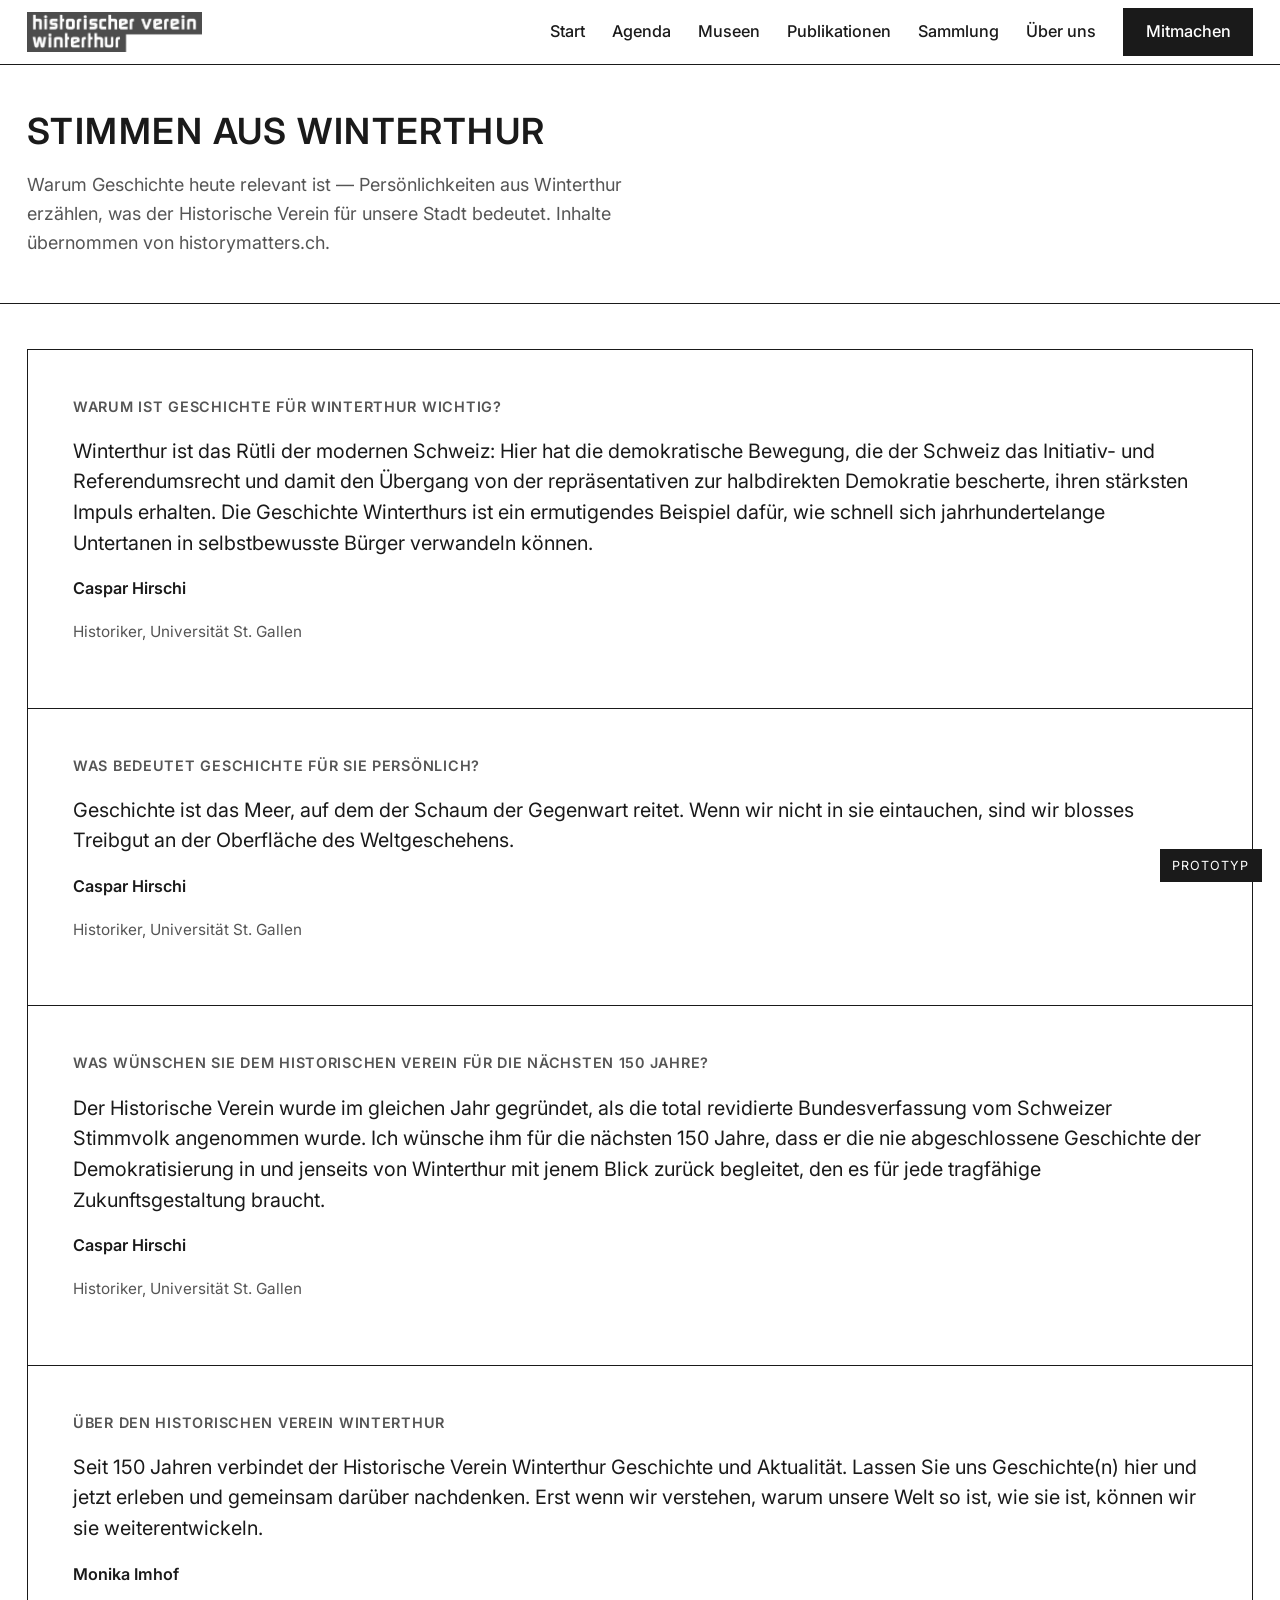
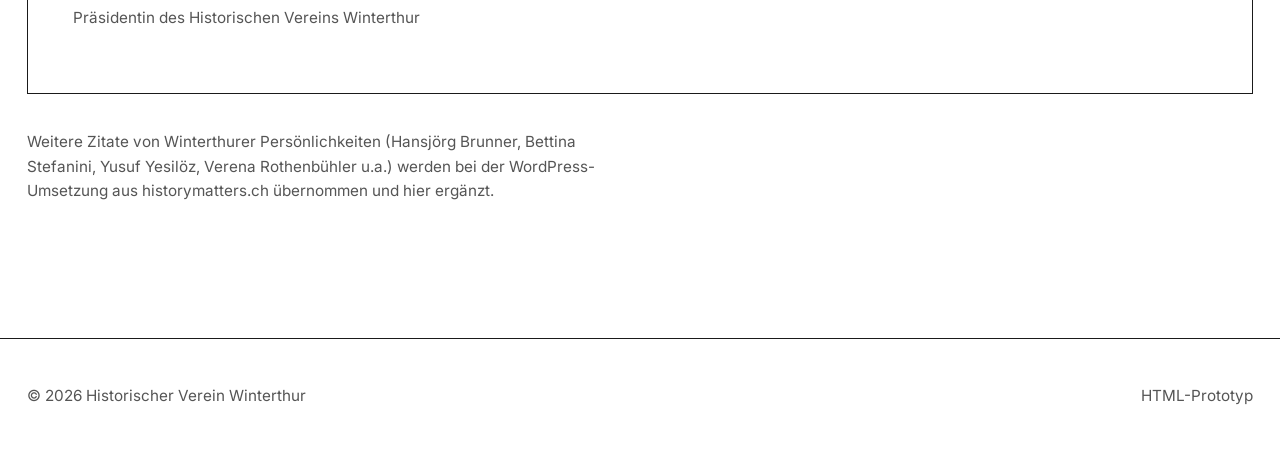
<file: zitate.html>
<!DOCTYPE html>
<html lang="de">
<head>
  <meta charset="UTF-8">
  <meta name="viewport" content="width=device-width, initial-scale=1.0">
  <title>Stimmen aus Winterthur — Historischer Verein Winterthur</title>
  <link rel="preconnect" href="https://fonts.googleapis.com">
  <link rel="preconnect" href="https://fonts.gstatic.com" crossorigin>
  <link href="https://fonts.googleapis.com/css2?family=Inter:wght@400;500;600;700&display=swap" rel="stylesheet">
  <link rel="stylesheet" href="css/styles.css">
</head>
<body>

  <header class="site-header">
    <div class="container site-header__inner">
      <a href="index.html" class="logo">
        <img src="images/hvw_links%20mit%20Weiss.png" alt="Historischer Verein Winterthur" width="715" height="163">
      </a>

      <nav class="nav-desktop" aria-label="Hauptnavigation">
        <a href="index.html">Start</a>
        <a href="agenda.html">Agenda</a>
        <a href="museen.html">Museen</a>
        <a href="publikationen.html">Publikationen</a>
        <a href="sammlung.html">Sammlung</a>
        <a href="ueber-uns.html">Über uns</a>
        <a href="mitmachen.html" class="btn-cta">Mitmachen</a>
      </nav>

      <button class="nav-toggle" aria-expanded="false" aria-controls="nav-mobile">Menü</button>
    </div>

    <nav id="nav-mobile" class="nav-mobile" aria-label="Mobile Navigation">
      <a href="index.html">Start</a>
      <a href="agenda.html">Agenda</a>
      <a href="museen.html">Museen</a>
      <a href="publikationen.html">Publikationen</a>
      <a href="sammlung.html">Sammlung</a>
      <a href="ueber-uns.html">Über uns</a>
      <a href="zitate.html">Stimmen aus Winterthur</a>
      <a href="mitmachen.html" class="btn-cta">Mitmachen</a>
    </nav>
  </header>

  <main>
    <div class="page-header">
      <div class="container">
        <h1>Stimmen aus Winterthur</h1>
        <p class="page-header__lead">
          Warum Geschichte heute relevant ist — Persönlichkeiten aus Winterthur erzählen,
          was der Historische Verein für unsere Stadt bedeutet. Inhalte übernommen von historymatters.ch.
        </p>
      </div>
    </div>

    <section class="section">
      <div class="container">
        <div class="quotes-list">

          <article class="quote-item">
            <p class="quote-item__question">Warum ist Geschichte für Winterthur wichtig?</p>
            <p class="quote-item__answer">
              Winterthur ist das Rütli der modernen Schweiz: Hier hat die demokratische Bewegung,
              die der Schweiz das Initiativ- und Referendumsrecht und damit den Übergang von der
              repräsentativen zur halbdirekten Demokratie bescherte, ihren stärksten Impuls erhalten.
              Die Geschichte Winterthurs ist ein ermutigendes Beispiel dafür, wie schnell sich
              jahrhundertelange Untertanen in selbstbewusste Bürger verwandeln können.
            </p>
            <p class="quote-item__person">Caspar Hirschi</p>
            <p class="quote-item__role">Historiker, Universität St. Gallen</p>
          </article>

          <article class="quote-item">
            <p class="quote-item__question">Was bedeutet Geschichte für Sie persönlich?</p>
            <p class="quote-item__answer">
              Geschichte ist das Meer, auf dem der Schaum der Gegenwart reitet. Wenn wir nicht in sie
              eintauchen, sind wir blosses Treibgut an der Oberfläche des Weltgeschehens.
            </p>
            <p class="quote-item__person">Caspar Hirschi</p>
            <p class="quote-item__role">Historiker, Universität St. Gallen</p>
          </article>

          <article class="quote-item">
            <p class="quote-item__question">Was wünschen Sie dem Historischen Verein für die nächsten 150 Jahre?</p>
            <p class="quote-item__answer">
              Der Historische Verein wurde im gleichen Jahr gegründet, als die total revidierte
              Bundesverfassung vom Schweizer Stimmvolk angenommen wurde. Ich wünsche ihm für die
              nächsten 150 Jahre, dass er die nie abgeschlossene Geschichte der Demokratisierung
              in und jenseits von Winterthur mit jenem Blick zurück begleitet, den es für jede
              tragfähige Zukunftsgestaltung braucht.
            </p>
            <p class="quote-item__person">Caspar Hirschi</p>
            <p class="quote-item__role">Historiker, Universität St. Gallen</p>
          </article>

          <article class="quote-item">
            <p class="quote-item__question">Über den Historischen Verein Winterthur</p>
            <p class="quote-item__answer">
              Seit 150 Jahren verbindet der Historische Verein Winterthur Geschichte und Aktualität.
              Lassen Sie uns Geschichte(n) hier und jetzt erleben und gemeinsam darüber nachdenken.
              Erst wenn wir verstehen, warum unsere Welt so ist, wie sie ist, können wir sie weiterentwickeln.
            </p>
            <p class="quote-item__person">Monika Imhof</p>
            <p class="quote-item__role">Präsidentin des Historischen Vereins Winterthur</p>
          </article>

        </div>

        <p style="margin-top:2rem; font-size:0.85rem; color:#555; max-width:60ch;">
          Weitere Zitate von Winterthurer Persönlichkeiten (Hansjörg Brunner, Bettina Stefanini,
          Yusuf Yesilöz, Verena Rothenbühler u.a.) werden bei der WordPress-Umsetzung aus
          historymatters.ch übernommen und hier ergänzt.
        </p>
      </div>
    </section>
  </main>

  <footer class="site-footer">
    <div class="container">
      <div class="site-footer__bottom" style="margin-top:0; padding-top:0; border:none;">
        <span>© 2026 Historischer Verein Winterthur</span>
        <span>HTML-Prototyp</span>
      </div>
    </div>
  </footer>

  <div class="mobile-sticky" aria-label="Schnellzugriff">
    <a href="mitmachen.html">Mitmachen</a>
    <a href="agenda.html">Agenda</a>
  </div>

  <div class="prototype-badge">Prototyp</div>
  <script src="js/main.js"></script>
</body>
</html>
</file>
<file: css/styles.css>
/* HVW Prototype — museumschaffen.ch visual language, modern UX */

:root {
  --color-bg: #ffffff;
  --color-text: #1a1a1a;
  --color-muted: #555555;
  --color-line: #1a1a1a;
  --color-accent: #5b9fd4;
  --color-accent-dark: #3d7aad;
  --color-cta: #1a1a1a;
  --font-base: "Inter", system-ui, -apple-system, "Segoe UI", sans-serif;
  --font-size-base: 18px;
  --line-height: 1.6;
  --max-width: 1280px;
  --nav-height: 64px;
  --space-xs: 0.5rem;
  --space-sm: 1rem;
  --space-md: 1.5rem;
  --space-lg: 2.5rem;
  --space-xl: 4rem;
}

*, *::before, *::after { box-sizing: border-box; }

html {
  font-size: var(--font-size-base);
  scroll-behavior: smooth;
}

body {
  margin: 0;
  font-family: var(--font-base);
  font-size: 1rem;
  line-height: var(--line-height);
  color: var(--color-text);
  background: var(--color-bg);
  -webkit-font-smoothing: antialiased;
}

img { max-width: 100%; height: auto; display: block; }

a {
  color: inherit;
  text-decoration-thickness: 1px;
  text-underline-offset: 3px;
}

a:hover { opacity: 0.75; }

h1, h2, h3, h4 {
  margin: 0 0 var(--space-sm);
  font-weight: 600;
  line-height: 1.2;
}

h1 { font-size: clamp(1.75rem, 4vw, 2.75rem); }
h2 { font-size: clamp(1.25rem, 2.5vw, 1.75rem); text-transform: uppercase; letter-spacing: 0.04em; }
h3 { font-size: 1.125rem; }

p { margin: 0 0 var(--space-sm); }

ul { margin: 0; padding: 0; list-style: none; }

/* ── Layout helpers ── */

.container {
  width: 100%;
  max-width: var(--max-width);
  margin: 0 auto;
  padding: 0 var(--space-md);
}

.grid-line { border-top: 1px solid var(--color-line); }

.section-label {
  display: block;
  font-size: 0.75rem;
  font-weight: 600;
  text-transform: uppercase;
  letter-spacing: 0.08em;
  margin-bottom: var(--space-sm);
}

.section { padding: var(--space-lg) 0; }

/* ── Ticker ── */

.ticker {
  border-bottom: 1px solid var(--color-line);
  background: var(--color-bg);
  overflow: hidden;
  white-space: nowrap;
}

.ticker__inner {
  display: inline-block;
  padding: var(--space-xs) var(--space-md);
  font-size: 0.875rem;
  font-weight: 500;
  animation: ticker 30s linear infinite;
}

@keyframes ticker {
  0% { transform: translateX(0); }
  100% { transform: translateX(-50%); }
}

/* ── Header / Nav ── */

.site-header {
  position: sticky;
  top: 0;
  z-index: 100;
  background: var(--color-bg);
  border-bottom: 1px solid var(--color-line);
}

.site-header__inner {
  display: flex;
  align-items: center;
  justify-content: space-between;
  min-height: var(--nav-height);
  gap: var(--space-md);
}

.logo {
  display: flex;
  align-items: center;
  text-decoration: none;
  flex-shrink: 0;
  line-height: 0;
}

.logo:hover { opacity: 1; }

.logo img {
  display: block;
  height: 40px;
  width: auto;
}

.nav-desktop {
  display: flex;
  align-items: center;
  gap: var(--space-md);
}

.nav-desktop a {
  text-decoration: none;
  font-size: 0.9rem;
  font-weight: 500;
  white-space: nowrap;
}

.nav-desktop a.is-active {
  text-decoration: underline;
  text-underline-offset: 4px;
}

.btn-cta {
  display: inline-flex;
  align-items: center;
  justify-content: center;
  padding: 0.6rem 1.25rem;
  background: var(--color-cta);
  color: #fff !important;
  text-decoration: none !important;
  font-weight: 600;
  font-size: 0.9rem;
  border: none;
  cursor: pointer;
  min-height: 48px;
  transition: background 0.15s;
}

.btn-cta:hover { background: #333; opacity: 1; }

.btn-cta--accent {
  background: var(--color-accent-dark);
}

.btn-cta--accent:hover { background: var(--color-accent); }

.btn-secondary {
  display: inline-flex;
  align-items: center;
  justify-content: center;
  padding: 0.6rem 1.25rem;
  border: 1px solid var(--color-line);
  background: transparent;
  color: var(--color-text);
  text-decoration: none !important;
  font-weight: 500;
  font-size: 0.9rem;
  min-height: 48px;
}

.btn-secondary:hover { background: #f5f5f5; opacity: 1; }

.nav-toggle {
  display: none;
  background: none;
  border: 1px solid var(--color-line);
  padding: 0.5rem 0.75rem;
  font-size: 0.875rem;
  cursor: pointer;
  min-height: 44px;
  min-width: 44px;
}

.nav-mobile {
  display: none;
  border-top: 1px solid var(--color-line);
  padding: var(--space-sm) var(--space-md) var(--space-md);
}

.nav-mobile.is-open { display: block; }

.nav-mobile a {
  display: block;
  padding: 0.75rem 0;
  text-decoration: none;
  font-weight: 500;
  border-bottom: 1px solid #eee;
}

.nav-mobile .btn-cta {
  width: 100%;
  margin-top: var(--space-sm);
}

@media (max-width: 900px) {
  .nav-desktop { display: none; }
  .nav-toggle { display: block; }
}

/* ── Hero ── */

.hero {
  display: grid;
  grid-template-columns: 1fr 1fr;
  border-bottom: 1px solid var(--color-line);
}

.hero__text {
  padding: var(--space-xl) var(--space-lg);
  display: flex;
  flex-direction: column;
  justify-content: center;
  border-right: 1px solid var(--color-line);
}

.hero__statement {
  font-size: clamp(1.5rem, 3vw, 2.25rem);
  font-weight: 600;
  line-height: 1.25;
  margin-bottom: var(--space-md);
  text-transform: none;
}

.hero__lead {
  color: var(--color-muted);
  font-size: 1.05rem;
  margin-bottom: var(--space-lg);
  max-width: 42ch;
}

.hero__actions {
  display: flex;
  flex-wrap: wrap;
  gap: var(--space-sm);
}

.hero__visual {
  position: relative;
  min-height: 360px;
  background: var(--color-accent);
  display: flex;
  align-items: flex-end;
  overflow: hidden;
}

.hero__visual-inner {
  width: 100%;
  padding: var(--space-lg);
  background: linear-gradient(transparent 20%, rgba(0,0,0,0.55));
  color: #fff;
}

.hero__visual-placeholder {
  position: absolute;
  inset: 0;
  background:
    linear-gradient(135deg, var(--color-accent) 0%, #7eb8e0 50%, #3d7aad 100%);
  display: flex;
  align-items: center;
  justify-content: center;
  font-size: 0.8rem;
  text-transform: uppercase;
  letter-spacing: 0.1em;
  color: rgba(255,255,255,0.5);
}

@media (max-width: 768px) {
  .hero { grid-template-columns: 1fr; }
  .hero__text {
    border-right: none;
    border-bottom: 1px solid var(--color-line);
    padding: var(--space-lg) var(--space-md);
  }
  .hero__visual { min-height: 240px; }
}

/* ── Event preview cards ── */

.events-preview {
  display: grid;
  grid-template-columns: repeat(3, 1fr);
  gap: 0;
  border: 1px solid var(--color-line);
}

.event-card {
  display: flex;
  flex-direction: column;
  border-right: 1px solid var(--color-line);
  text-decoration: none;
  color: inherit;
  transition: background 0.15s;
}

.event-card:last-child { border-right: none; }
.event-card:hover { background: #f8f8f8; opacity: 1; }

.event-card__image {
  aspect-ratio: 16 / 9;
  background: #e8e8e8;
  overflow: hidden;
  border-bottom: 1px solid var(--color-line);
}

.event-card__image img {
  width: 100%;
  height: 100%;
  object-fit: cover;
  display: block;
}

.event-card__body {
  padding: var(--space-md);
  flex: 1;
}

.event-card__date {
  font-size: 0.8rem;
  font-weight: 600;
  text-transform: uppercase;
  letter-spacing: 0.05em;
  margin-bottom: var(--space-xs);
}

.event-card__title {
  font-weight: 600;
  margin-bottom: var(--space-xs);
}

.event-card__meta {
  font-size: 0.85rem;
  color: var(--color-muted);
}

.events-preview__more {
  display: flex;
  align-items: center;
  justify-content: center;
  padding: var(--space-md);
  border-top: 1px solid var(--color-line);
  text-align: center;
}

@media (max-width: 768px) {
  .events-preview { grid-template-columns: 1fr; }
  .event-card { border-right: none; border-bottom: 1px solid var(--color-line); }
  .event-card:last-child { border-bottom: none; }
}

/* ── Museums grid ── */

.museums-grid {
  display: grid;
  grid-template-columns: repeat(3, 1fr);
  border: 1px solid var(--color-line);
}

.museum-card {
  border-right: 1px solid var(--color-line);
  text-decoration: none;
  color: inherit;
}

.museum-card:last-child { border-right: none; }
.museum-card:hover { opacity: 0.85; }

.museum-card__img {
  aspect-ratio: 4/3;
  background: #e8e8e8;
  display: flex;
  align-items: center;
  justify-content: center;
  font-size: 0.75rem;
  text-transform: uppercase;
  letter-spacing: 0.08em;
  color: var(--color-muted);
  border-bottom: 1px solid var(--color-line);
}

.museum-card__body { padding: var(--space-md); }

.museum-card__title {
  font-weight: 600;
  text-transform: uppercase;
  font-size: 0.9rem;
  letter-spacing: 0.04em;
  margin-bottom: var(--space-xs);
}

.museum-card__desc {
  font-size: 0.9rem;
  color: var(--color-muted);
}

@media (max-width: 768px) {
  .museums-grid { grid-template-columns: 1fr; }
  .museum-card { border-right: none; border-bottom: 1px solid var(--color-line); }
  .museum-card:last-child { border-bottom: none; }
}

/* ── Quote section ── */

.quote-feature {
  display: grid;
  grid-template-columns: 200px 1fr;
  gap: var(--space-lg);
  align-items: start;
  border: 1px solid var(--color-line);
  padding: var(--space-lg);
}

.quote-feature__avatar {
  width: 200px;
  height: 200px;
  background: #e0e0e0;
  display: flex;
  align-items: center;
  justify-content: center;
  font-size: 0.7rem;
  text-transform: uppercase;
  color: var(--color-muted);
  letter-spacing: 0.06em;
}

.quote-feature__text {
  font-size: 1.15rem;
  font-style: italic;
  line-height: 1.5;
  margin-bottom: var(--space-sm);
}

.quote-feature__author {
  font-size: 0.9rem;
  font-style: normal;
  font-weight: 600;
}

.quote-feature__role {
  font-size: 0.85rem;
  color: var(--color-muted);
}

.quote-chips {
  display: flex;
  flex-wrap: wrap;
  gap: var(--space-xs);
  margin-top: var(--space-md);
}

.quote-chip {
  padding: 0.4rem 0.8rem;
  border: 1px solid var(--color-line);
  font-size: 0.8rem;
  text-decoration: none;
  font-weight: 500;
}

.quote-chip:hover,
.quote-chip.is-active {
  background: var(--color-text);
  color: #fff;
  opacity: 1;
}

@media (max-width: 600px) {
  .quote-feature { grid-template-columns: 1fr; }
  .quote-feature__avatar { width: 100%; height: 160px; }
}

/* ── Membership cards ── */

.membership-grid {
  display: grid;
  grid-template-columns: repeat(4, 1fr);
  border: 1px solid var(--color-line);
}

.membership-card {
  padding: var(--space-md);
  border-right: 1px solid var(--color-line);
  display: flex;
  flex-direction: column;
}

.membership-card:last-child { border-right: none; }

.membership-card__type {
  font-size: 0.75rem;
  font-weight: 600;
  text-transform: uppercase;
  letter-spacing: 0.06em;
  margin-bottom: var(--space-xs);
}

.membership-card__price {
  font-size: 1.5rem;
  font-weight: 600;
  margin-bottom: var(--space-sm);
}

.membership-card__benefits {
  font-size: 0.85rem;
  color: var(--color-muted);
  flex: 1;
  margin-bottom: var(--space-md);
}

.membership-card__benefits li {
  padding: 0.2rem 0;
  padding-left: 1rem;
  position: relative;
}

.membership-card__benefits li::before {
  content: "✓";
  position: absolute;
  left: 0;
  font-weight: 600;
}

@media (max-width: 900px) {
  .membership-grid { grid-template-columns: repeat(2, 1fr); }
  .membership-card:nth-child(2) { border-right: none; }
  .membership-card { border-bottom: 1px solid var(--color-line); }
}

@media (max-width: 500px) {
  .membership-grid { grid-template-columns: 1fr; }
  .membership-card { border-right: none; }
}

/* ── Mitmach-Möglichkeiten (Ehrenamt) ── */

.volunteer-heading {
  margin-top: var(--space-lg);
  margin-bottom: var(--space-md);
  font-size: 1rem;
  text-transform: uppercase;
  letter-spacing: 0.04em;
}

.volunteer-options {
  grid-template-columns: repeat(3, 1fr);
}

.volunteer-option__title {
  font-size: 1.15rem;
  font-weight: 600;
  line-height: 1.3;
  margin-bottom: var(--space-sm);
  flex: 0 0 auto;
}

.volunteer-option__lead {
  font-size: 0.85rem;
  color: var(--color-muted);
  flex: 1;
  margin-bottom: var(--space-md);
}

.volunteer-options .membership-card.is-selected {
  background: #f8f8f8;
}

.volunteer-form-panel {
  margin-top: 0;
  padding: var(--space-md);
  border: 1px solid var(--color-line);
  border-top: none;
}

.volunteer-form-panel__title {
  font-size: 1rem;
  margin-bottom: var(--space-md);
}

.volunteer-form__fields {
  display: grid;
  grid-template-columns: 1fr 1fr;
  gap: var(--space-sm) var(--space-md);
  margin-bottom: var(--space-md);
}

.volunteer-form label {
  display: flex;
  flex-direction: column;
  gap: 0.25rem;
  font-size: 0.8rem;
  font-weight: 600;
  letter-spacing: 0.02em;
}

.volunteer-form label span {
  color: var(--color-muted);
}

.volunteer-form input {
  width: 100%;
  padding: 0.65rem 0.75rem;
  font-size: 0.95rem;
  font-family: inherit;
  border: 1px solid var(--color-line);
  background: #fff;
  color: inherit;
}

.volunteer-form input:focus {
  outline: 2px solid var(--color-accent);
  outline-offset: 1px;
}

.volunteer-form__span {
  grid-column: 1 / -1;
}

.volunteer-form__actions {
  display: flex;
  flex-wrap: wrap;
  gap: var(--space-sm);
}

.volunteer-note {
  margin-top: var(--space-md);
  font-size: 0.85rem;
  color: var(--color-muted);
}

@media (max-width: 900px) {
  .volunteer-options { grid-template-columns: 1fr; }
  .volunteer-options .membership-card:nth-child(2) { border-right: none; }
  .volunteer-form__fields { grid-template-columns: 1fr; }
}

/* ── Page header ── */

.page-header {
  padding: var(--space-lg) 0 var(--space-md);
  border-bottom: 1px solid var(--color-line);
}

.page-header h1 {
  text-transform: uppercase;
  letter-spacing: 0.04em;
  font-size: clamp(1.5rem, 3vw, 2rem);
}

.page-header__lead {
  color: var(--color-muted);
  max-width: 60ch;
  margin-top: var(--space-sm);
}

/* ── Eventfrog embed ── */

.eventfrog-wrapper {
  border: 1px solid var(--color-line);
  min-height: 700px;
  position: relative;
}

.eventfrog-wrapper iframe {
  display: block;
  width: 100%;
  min-height: 700px;
  border: none;
}

.eventfrog-note {
  padding: var(--space-sm) var(--space-md);
  background: #f5f5f5;
  border: 1px solid var(--color-line);
  border-bottom: none;
  font-size: 0.85rem;
  color: var(--color-muted);
}

/* ── Eventfrog Public API — Startseiten-Vorschau (harte Begrenzung auf 3) ──
   Die 3 nächsten Veranstaltungen werden per GitHub Action periodisch über
   die Eventfrog Public API geladen (siehe scripts/fetch-eventfrog-events.mjs)
   und als data/home-events.json abgelegt. js/main.js rendert daraus bis zu
   3 .event-card-Elemente in das bestehende .events-preview-Grid. */

.events-preview__status {
  grid-column: 1 / -1;
  padding: var(--space-md);
  text-align: center;
  color: var(--color-muted);
}

/* ── Quote cards (zitate page) ── */

.quotes-list {
  display: flex;
  flex-direction: column;
  gap: 0;
  border: 1px solid var(--color-line);
}

.quote-item {
  padding: var(--space-lg);
  border-bottom: 1px solid var(--color-line);
}

.quote-item:last-child { border-bottom: none; }

.quote-item__question {
  font-size: 0.8rem;
  font-weight: 600;
  text-transform: uppercase;
  letter-spacing: 0.05em;
  color: var(--color-muted);
  margin-bottom: var(--space-sm);
}

.quote-item__answer {
  font-size: 1.1rem;
  line-height: 1.55;
  margin-bottom: var(--space-sm);
}

.quote-item__person {
  font-weight: 600;
  font-size: 0.9rem;
}

.quote-item__role {
  font-size: 0.85rem;
  color: var(--color-muted);
}

/* ── Webling info box ── */

.info-box {
  border: 1px solid var(--color-line);
  padding: var(--space-lg);
  background: #fafafa;
  margin-bottom: var(--space-lg);
}

.info-box h3 {
  text-transform: uppercase;
  font-size: 0.85rem;
  letter-spacing: 0.06em;
}

.info-box p:last-child { margin-bottom: 0; }

/* ── Webling-Anmeldeformular (iframe-Embed) ──
   Das Formular wird eingebettet statt in einem neuen Tab geöffnet, damit
   die Besucherin/der Besucher nach dem Absenden weiterhin auf der
   HVW-Website bleibt (Webling selbst bietet keine Weiterleitungs-Option
   nach dem Abschicken des Formulars). */

#anmeldeformular {
  /* Damit die Überschrift beim Ankersprung nicht unter dem sticky Header
     verschwindet. */
  scroll-margin-top: calc(var(--nav-height) + var(--space-md));
}

.webling-embed {
  border: 1px solid var(--color-line);
  min-height: 900px;
}

.webling-embed iframe {
  display: block;
  width: 100%;
  min-height: 900px;
  border: none;
}

.webling-embed__back {
  display: flex;
  justify-content: center;
  margin-top: var(--space-md);
}

/* ── Stats row ── */

.stats-row {
  display: grid;
  grid-template-columns: repeat(4, 1fr);
  border: 1px solid var(--color-line);
}

.stat-item {
  padding: var(--space-md);
  border-right: 1px solid var(--color-line);
  text-align: center;
}

.stat-item:last-child { border-right: none; }

.stat-item__number {
  font-size: 2rem;
  font-weight: 600;
  line-height: 1;
  margin-bottom: var(--space-xs);
}

.stat-item__label {
  font-size: 0.8rem;
  text-transform: uppercase;
  letter-spacing: 0.05em;
  color: var(--color-muted);
}

@media (max-width: 600px) {
  .stats-row { grid-template-columns: repeat(2, 1fr); }
  .stat-item:nth-child(2) { border-right: none; }
  .stat-item { border-bottom: 1px solid var(--color-line); }
}

/* ── Footer ── */

.site-footer {
  border-top: 1px solid var(--color-line);
  padding: var(--space-lg) 0;
  margin-top: var(--space-xl);
}

.site-footer__grid {
  display: grid;
  grid-template-columns: 2fr 1fr 1fr;
  gap: var(--space-lg);
}

.site-footer h4 {
  font-size: 0.75rem;
  text-transform: uppercase;
  letter-spacing: 0.08em;
  margin-bottom: var(--space-sm);
}

.site-footer a {
  display: block;
  text-decoration: none;
  font-size: 0.9rem;
  padding: 0.2rem 0;
}

.site-footer__bottom {
  margin-top: var(--space-lg);
  padding-top: var(--space-md);
  border-top: 1px solid var(--color-line);
  font-size: 0.85rem;
  color: var(--color-muted);
  display: flex;
  flex-wrap: wrap;
  justify-content: space-between;
  gap: var(--space-sm);
}

@media (max-width: 768px) {
  .site-footer__grid { grid-template-columns: 1fr; }
}

/* ── Prototype badge ── */

.prototype-badge {
  position: fixed;
  bottom: var(--space-sm);
  right: var(--space-sm);
  background: var(--color-text);
  color: #fff;
  font-size: 0.7rem;
  padding: 0.35rem 0.7rem;
  text-transform: uppercase;
  letter-spacing: 0.08em;
  z-index: 200;
  pointer-events: none;
}

/* ── Two-column content ── */

.two-col {
  display: grid;
  grid-template-columns: 1fr 1fr;
  gap: var(--space-lg);
}

@media (max-width: 768px) {
  .two-col { grid-template-columns: 1fr; }
}

/* ── Publikationen list ── */

.pub-list { border: 1px solid var(--color-line); }

.pub-item {
  display: grid;
  grid-template-columns: 120px 1fr auto;
  gap: var(--space-md);
  padding: var(--space-md);
  border-bottom: 1px solid var(--color-line);
  align-items: center;
}

.pub-item:last-child { border-bottom: none; }

.pub-item__year {
  font-weight: 600;
  font-size: 0.9rem;
}

.pub-item__title { font-weight: 500; }

.pub-item__link {
  font-size: 0.85rem;
  white-space: nowrap;
}

@media (max-width: 600px) {
  .pub-item { grid-template-columns: 1fr; }
}

/* ── Sammlung portfolio ── */

.collection-grid {
  display: grid;
  grid-template-columns: repeat(3, 1fr);
  border: 1px solid var(--color-line);
}

.collection-card {
  border-right: 1px solid var(--color-line);
  border-bottom: 1px solid var(--color-line);
}

.collection-card:nth-child(3n) { border-right: none; }
.collection-card:nth-last-child(-n+3) { border-bottom: none; }

.collection-card__img {
  aspect-ratio: 4/3;
  background: #e8e8e8;
  border-bottom: 1px solid var(--color-line);
  overflow: hidden;
}

.collection-card__img img {
  width: 100%;
  height: 100%;
  object-fit: cover;
}

.collection-card__img--placeholder {
  display: flex;
  align-items: center;
  justify-content: center;
  font-size: 0.75rem;
  text-transform: uppercase;
  letter-spacing: 0.08em;
  color: var(--color-muted);
}

.collection-card__body { padding: var(--space-md); }

.collection-card__title {
  font-weight: 600;
  font-size: 0.9rem;
  text-transform: uppercase;
  letter-spacing: 0.04em;
  margin: 0 0 var(--space-xs);
}

.collection-card__desc {
  font-size: 0.9rem;
  color: var(--color-muted);
  margin: 0;
}

@media (max-width: 900px) {
  .collection-grid { grid-template-columns: repeat(2, 1fr); }
  .collection-card { border-right: 1px solid var(--color-line); }
  .collection-card:nth-child(3n) { border-right: 1px solid var(--color-line); }
  .collection-card:nth-child(2n) { border-right: none; }
  .collection-card:nth-last-child(-n+3) { border-bottom: 1px solid var(--color-line); }
  .collection-card:nth-last-child(-n+2) { border-bottom: none; }
}

@media (max-width: 600px) {
  .collection-grid { grid-template-columns: 1fr; }
  .collection-card,
  .collection-card:nth-child(2n),
  .collection-card:nth-child(3n) {
    border-right: none;
    border-bottom: 1px solid var(--color-line);
  }
  .collection-card:last-child { border-bottom: none; }
}

/* ── Mobile sticky bar ── */

.mobile-sticky {
  display: none;
  position: fixed;
  bottom: 0;
  left: 0;
  right: 0;
  background: var(--color-bg);
  border-top: 1px solid var(--color-line);
  z-index: 90;
  padding: var(--space-xs);
  gap: var(--space-xs);
}

.mobile-sticky a {
  flex: 1;
  text-align: center;
  padding: 0.75rem;
  text-decoration: none;
  font-weight: 600;
  font-size: 0.85rem;
  min-height: 48px;
  display: flex;
  align-items: center;
  justify-content: center;
}

.mobile-sticky a:first-child {
  background: var(--color-cta);
  color: #fff;
}

@media (max-width: 900px) {
  .mobile-sticky { display: flex; }
  body { padding-bottom: 60px; }
}
</file>
